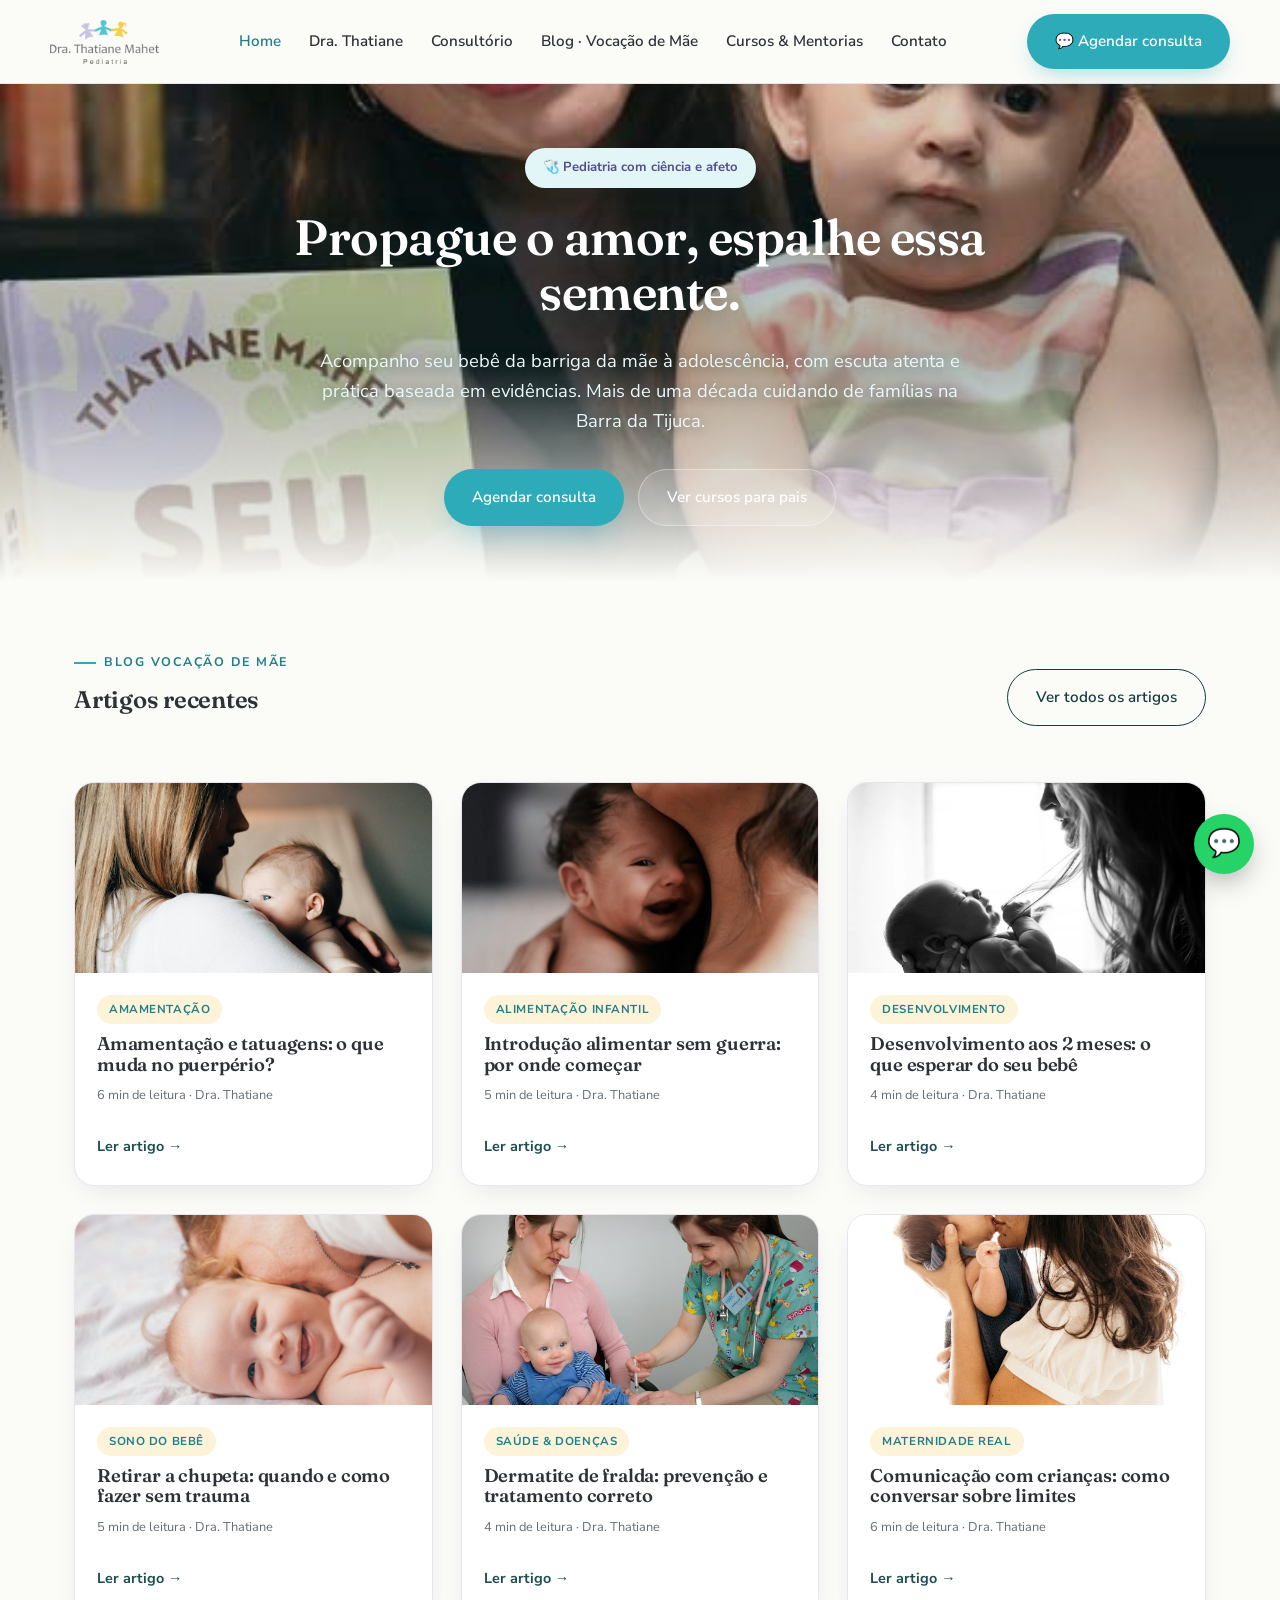
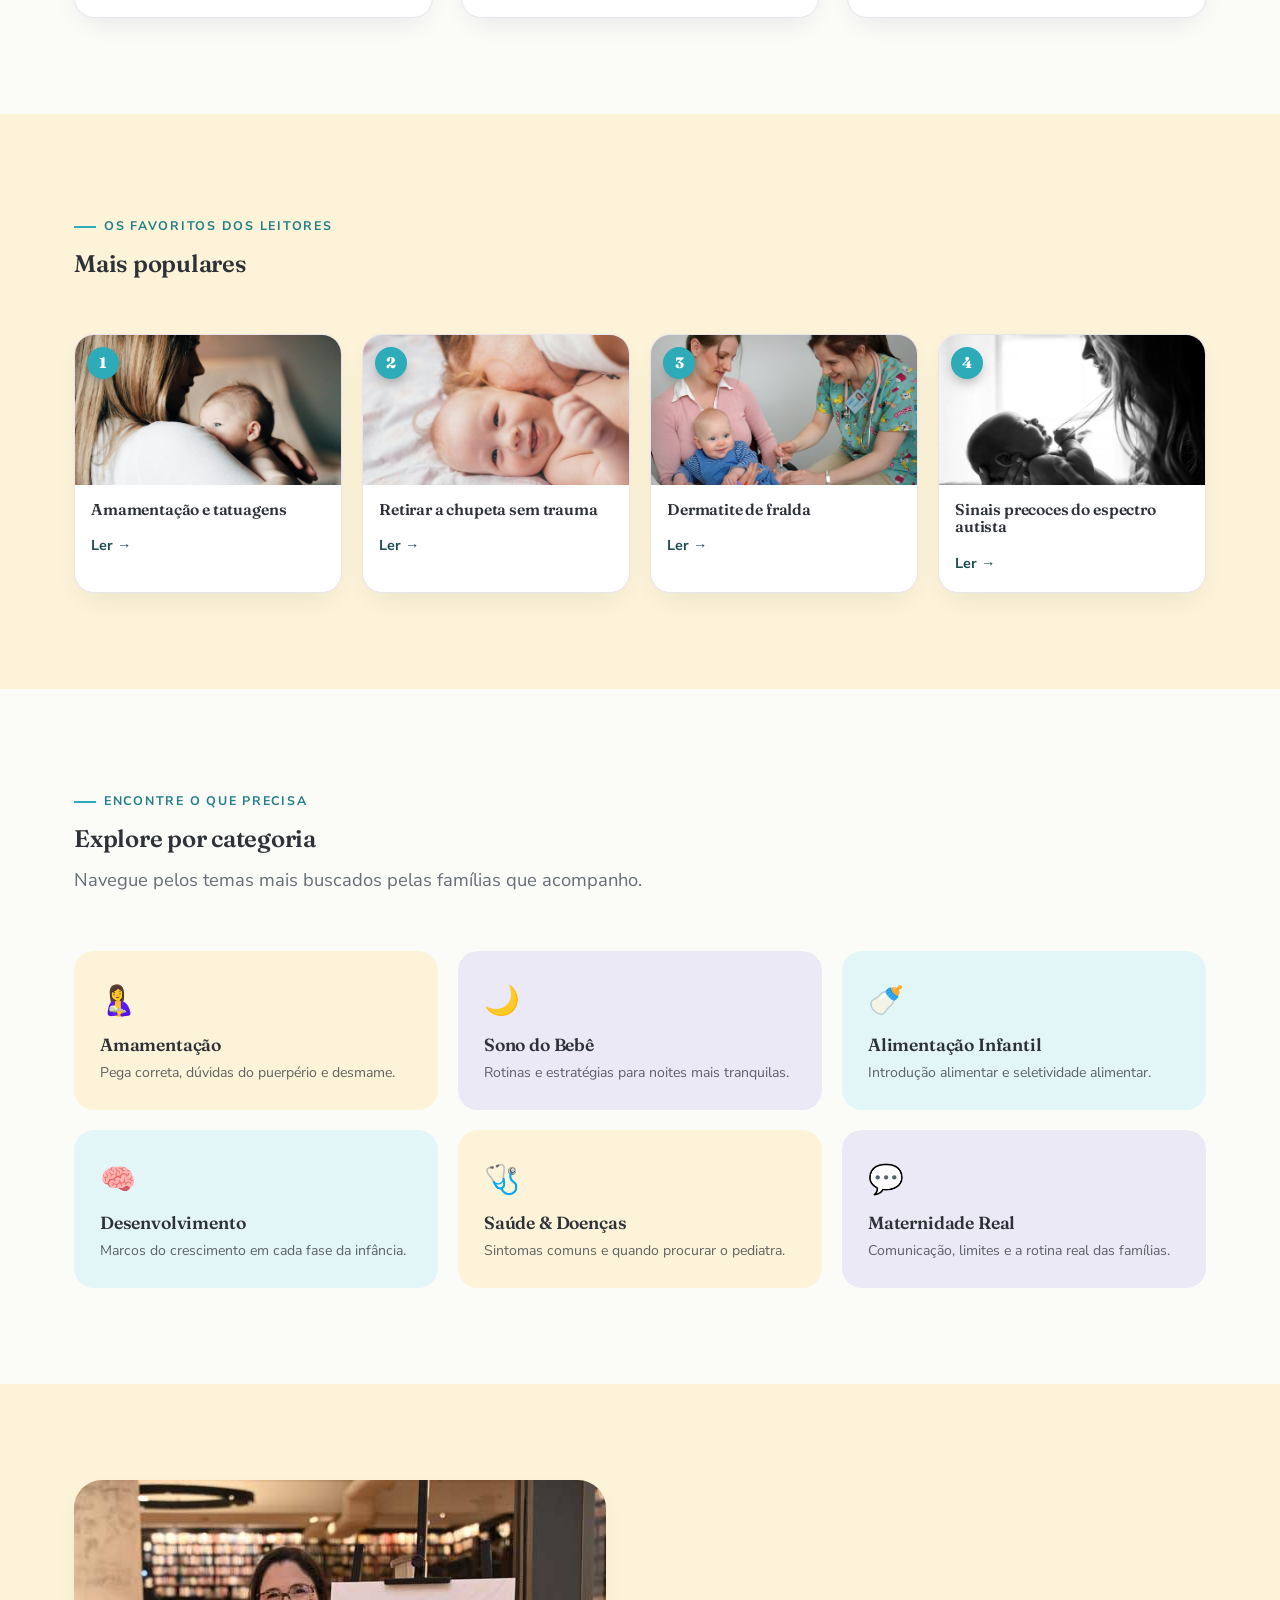
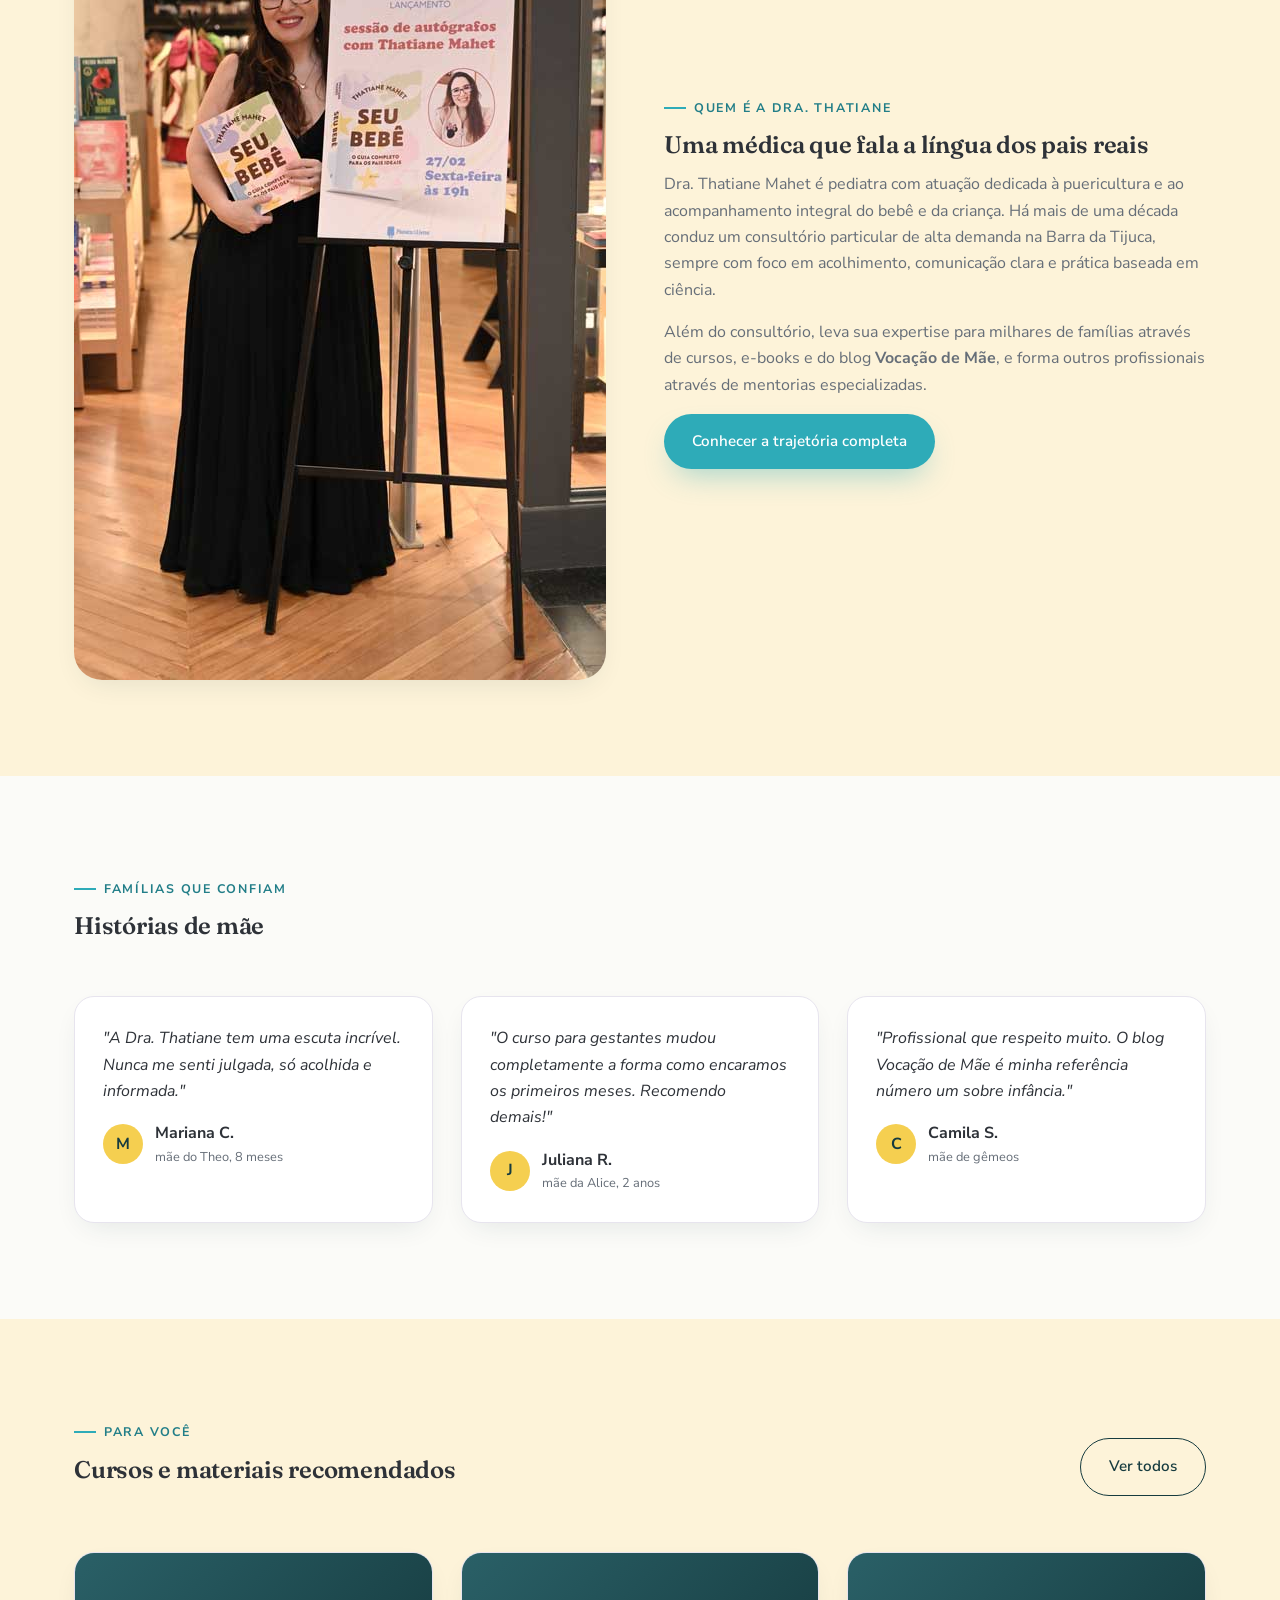
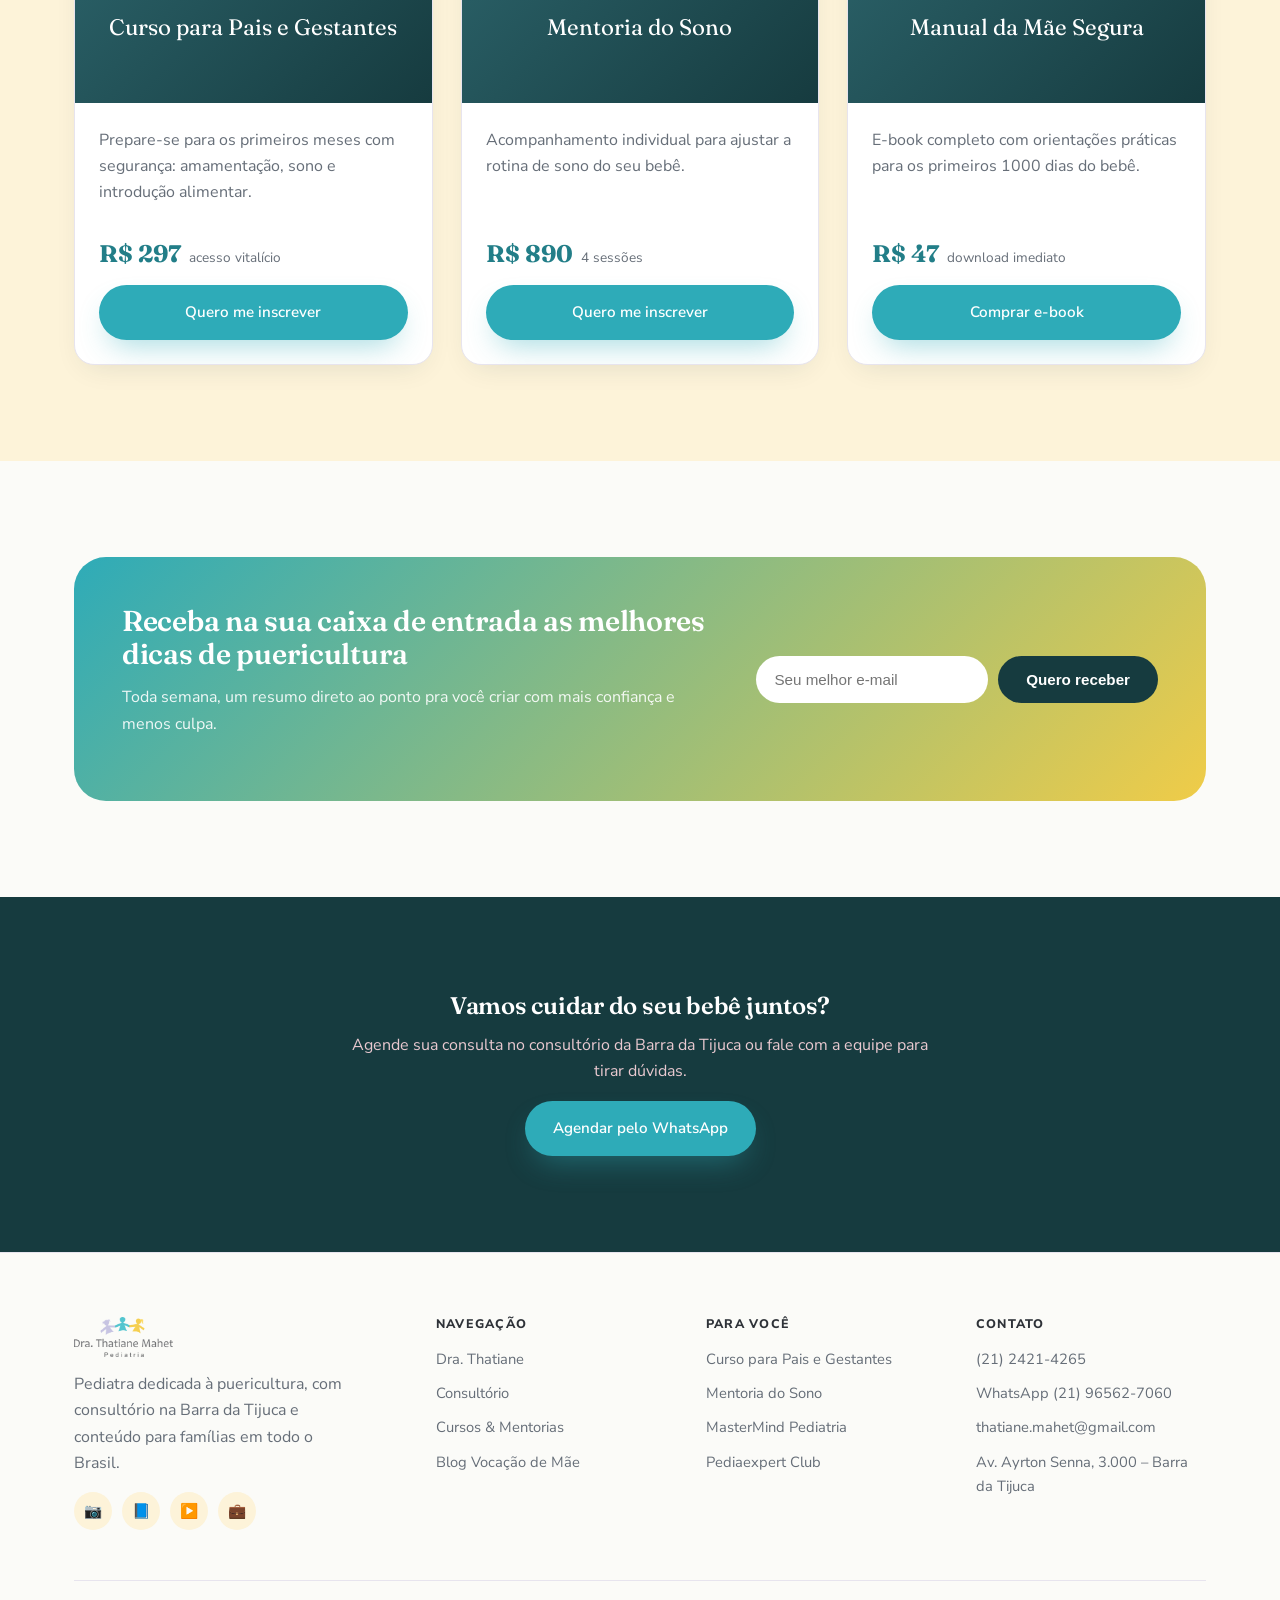
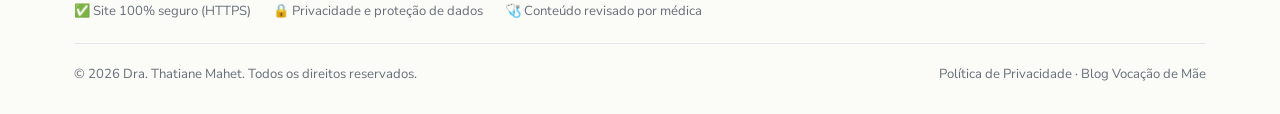
<file: index.html>
<!doctype html>
<html lang="pt-BR">
<head>
<meta charset="UTF-8">
<meta name="viewport" content="width=device-width, initial-scale=1.0">
<title>Dra. Thatiane Mahet | Pediatra na Barra da Tijuca</title>
<meta name="description" content="Pediatra especialista em puericultura na Barra da Tijuca. Acompanhamento humanizado do bebê à adolescência, cursos para pais e conteúdo do blog Vocação de Mãe.">
<link rel="preconnect" href="https://fonts.googleapis.com">
<link href="https://fonts.googleapis.com/css2?family=Fraunces:opsz,wght@9..144,500;9..144,600;9..144,700&family=Nunito+Sans:opsz,wght@6..12,400;6..12,600;6..12,700;6..12,800&display=swap" rel="stylesheet">
<link rel="stylesheet" href="css/style.css">
</head>
<body>

<header class="site-header">
  <nav class="nav container">
    <a href="index.html" class="brand"><img src="images/logo-thatiane-mahet.png" alt="Dra. Thatiane Mahet Pediatria" class="brand-logo-img"></a>
    <ul class="nav-links">
      <li><a href="index.html" class="active">Home</a></li>
      <li><a href="sobre.html">Dra. Thatiane</a></li>
      <li><a href="consultorio.html">Consultório</a></li>
      <li><a href="blog.html">Blog · Vocação de Mãe</a></li>
      <li><a href="cursos.html">Cursos &amp; Mentorias</a></li>
      <li><a href="contato.html">Contato</a></li>
    </ul>
    <div class="nav-cta">
      <a href="contato.html" class="btn btn-nav-cta">💬 Agendar consulta</a>
      <button class="nav-toggle" aria-label="Abrir menu">☰</button>
    </div>
  </nav>
</header>

<section class="hero-full">
  <div class="hero-full-bg"><img src="images/thatiane-bebe-livro.jpg" alt="Dra. Thatiane Mahet sorrindo com bebê"></div>
  <div class="hero-full-content">
    <span class="hero-chip">🩺 Pediatria com ciência e afeto</span>
    <h1>Propague o amor, espalhe essa semente.</h1>
    <p class="lead">Acompanho seu bebê da barriga da mãe à adolescência, com escuta atenta e prática baseada em evidências. Mais de uma década cuidando de famílias na Barra da Tijuca.</p>
    <div class="hero-actions">
      <a href="contato.html" class="btn btn-primary">Agendar consulta</a>
      <a href="cursos.html" class="btn btn-ghost-light">Ver cursos para pais</a>
    </div>
  </div>
</section>

<section class="section" style="padding-top:64px;">
  <div class="container">
    <div style="display:flex;justify-content:space-between;align-items:end;flex-wrap:wrap;gap:16px;">
      <div>
        <span class="eyebrow">Blog Vocação de Mãe</span>
        <h2>Artigos recentes</h2>
      </div>
      <a href="blog.html" class="btn btn-outline">Ver todos os artigos</a>
    </div>
    <div class="grid-3 mt-lg">
      <article class="post-card reveal">
        <img src="images/blog/amamentacao.jpg" alt="Amamentação e tatuagens">
        <div class="post-body">
          <span class="tag">Amamentação</span>
          <h3>Amamentação e tatuagens: o que muda no puerpério?</h3>
          <p class="post-meta">6 min de leitura · Dra. Thatiane</p>
          <a href="blog-artigo.html" class="post-link">Ler artigo →</a>
        </div>
      </article>
      <article class="post-card reveal">
        <img src="images/blog/alimentacao-1.jpg" alt="Mãe sorrindo com bebê">
        <div class="post-body">
          <span class="tag">Alimentação Infantil</span>
          <h3>Introdução alimentar sem guerra: por onde começar</h3>
          <p class="post-meta">5 min de leitura · Dra. Thatiane</p>
          <a href="blog-artigo.html" class="post-link">Ler artigo →</a>
        </div>
      </article>
      <article class="post-card reveal">
        <img src="images/blog/desenvolvimento.jpg" alt="Bebê deitado sorrindo">
        <div class="post-body">
          <span class="tag">Desenvolvimento</span>
          <h3>Desenvolvimento aos 2 meses: o que esperar do seu bebê</h3>
          <p class="post-meta">4 min de leitura · Dra. Thatiane</p>
          <a href="blog-artigo.html" class="post-link">Ler artigo →</a>
        </div>
      </article>
      <article class="post-card reveal">
        <img src="images/blog/sono-bebe.jpg" alt="Retirar a chupeta">
        <div class="post-body">
          <span class="tag">Sono do Bebê</span>
          <h3>Retirar a chupeta: quando e como fazer sem trauma</h3>
          <p class="post-meta">5 min de leitura · Dra. Thatiane</p>
          <a href="blog-artigo.html" class="post-link">Ler artigo →</a>
        </div>
      </article>
      <article class="post-card reveal">
        <img src="images/blog/saude-doencas.jpg" alt="Dermatite de fralda">
        <div class="post-body">
          <span class="tag">Saúde &amp; Doenças</span>
          <h3>Dermatite de fralda: prevenção e tratamento correto</h3>
          <p class="post-meta">4 min de leitura · Dra. Thatiane</p>
          <a href="blog-artigo.html" class="post-link">Ler artigo →</a>
        </div>
      </article>
      <article class="post-card reveal">
        <img src="images/blog/maternidade-real.jpg" alt="Comunicação com crianças">
        <div class="post-body">
          <span class="tag">Maternidade Real</span>
          <h3>Comunicação com crianças: como conversar sobre limites</h3>
          <p class="post-meta">6 min de leitura · Dra. Thatiane</p>
          <a href="blog-artigo.html" class="post-link">Ler artigo →</a>
        </div>
      </article>
    </div>
  </div>
</section>

<section class="section section--peach">
  <div class="container">
    <span class="eyebrow">Os favoritos dos leitores</span>
    <h2>Mais populares</h2>
    <div class="popular-strip mt-lg">
      <article class="popular-item reveal">
        <span class="popular-rank">1</span>
        <img src="images/blog/amamentacao.jpg" alt="Amamentação e tatuagens">
        <div class="post-body"><h3>Amamentação e tatuagens</h3><a href="blog-artigo.html" class="post-link">Ler →</a></div>
      </article>
      <article class="popular-item reveal">
        <span class="popular-rank">2</span>
        <img src="images/blog/sono-bebe.jpg" alt="Retirar a chupeta">
        <div class="post-body"><h3>Retirar a chupeta sem trauma</h3><a href="blog-artigo.html" class="post-link">Ler →</a></div>
      </article>
      <article class="popular-item reveal">
        <span class="popular-rank">3</span>
        <img src="images/blog/saude-doencas.jpg" alt="Dermatite de fralda">
        <div class="post-body"><h3>Dermatite de fralda</h3><a href="blog-artigo.html" class="post-link">Ler →</a></div>
      </article>
      <article class="popular-item reveal">
        <span class="popular-rank">4</span>
        <img src="images/blog/desenvolvimento.jpg" alt="Espectro autista">
        <div class="post-body"><h3>Sinais precoces do espectro autista</h3><a href="blog-artigo.html" class="post-link">Ler →</a></div>
      </article>
    </div>
  </div>
</section>

<section class="section">
  <div class="container">
    <span class="eyebrow">Encontre o que precisa</span>
    <h2>Explore por categoria</h2>
    <p class="lead">Navegue pelos temas mais buscados pelas famílias que acompanho.</p>
    <div class="category-grid mt-lg">
      <a href="blog.html" class="category-block cat-peach reveal"><div><div class="cat-icon">🤱</div><h3>Amamentação</h3><p>Pega correta, dúvidas do puerpério e desmame.</p></div></a>
      <a href="blog.html" class="category-block cat-pink reveal"><div><div class="cat-icon">🌙</div><h3>Sono do Bebê</h3><p>Rotinas e estratégias para noites mais tranquilas.</p></div></a>
      <a href="blog.html" class="category-block cat-lavender reveal"><div><div class="cat-icon">🍼</div><h3>Alimentação Infantil</h3><p>Introdução alimentar e seletividade alimentar.</p></div></a>
      <a href="blog.html" class="category-block cat-lavender reveal"><div><div class="cat-icon">🧠</div><h3>Desenvolvimento</h3><p>Marcos do crescimento em cada fase da infância.</p></div></a>
      <a href="blog.html" class="category-block cat-peach reveal"><div><div class="cat-icon">🩺</div><h3>Saúde &amp; Doenças</h3><p>Sintomas comuns e quando procurar o pediatra.</p></div></a>
      <a href="blog.html" class="category-block cat-pink reveal"><div><div class="cat-icon">💬</div><h3>Maternidade Real</h3><p>Comunicação, limites e a rotina real das famílias.</p></div></a>
    </div>
  </div>
</section>

<section class="section section--peach">
  <div class="container grid-2">
    <div>
      <img src="images/thatiane-lancamento-livro.jpg" alt="Dra. Thatiane Mahet no lançamento do livro Seu Bebê" style="border-radius:28px;box-shadow:var(--shadow-card);">
    </div>
    <div>
      <span class="eyebrow">Quem é a Dra. Thatiane</span>
      <h2>Uma médica que fala a língua dos pais reais</h2>
      <p>Dra. Thatiane Mahet é pediatra com atuação dedicada à puericultura e ao acompanhamento integral do bebê e da criança. Há mais de uma década conduz um consultório particular de alta demanda na Barra da Tijuca, sempre com foco em acolhimento, comunicação clara e prática baseada em ciência.</p>
      <p>Além do consultório, leva sua expertise para milhares de famílias através de cursos, e-books e do blog <strong>Vocação de Mãe</strong>, e forma outros profissionais através de mentorias especializadas.</p>
      <a href="sobre.html" class="btn btn-primary">Conhecer a trajetória completa</a>
    </div>
  </div>
</section>

<section class="section">
  <div class="container">
    <span class="eyebrow">Famílias que confiam</span>
    <h2>Histórias de mãe</h2>
    <div class="grid-3 mt-lg">
      <div class="testimonial reveal">
        <p>"A Dra. Thatiane tem uma escuta incrível. Nunca me senti julgada, só acolhida e informada."</p>
        <div class="who"><div class="avatar-dot">M</div><div><strong>Mariana C.</strong><div style="font-size:.8rem;color:var(--ink-soft);">mãe do Theo, 8 meses</div></div></div>
      </div>
      <div class="testimonial reveal">
        <p>"O curso para gestantes mudou completamente a forma como encaramos os primeiros meses. Recomendo demais!"</p>
        <div class="who"><div class="avatar-dot">J</div><div><strong>Juliana R.</strong><div style="font-size:.8rem;color:var(--ink-soft);">mãe da Alice, 2 anos</div></div></div>
      </div>
      <div class="testimonial reveal">
        <p>"Profissional que respeito muito. O blog Vocação de Mãe é minha referência número um sobre infância."</p>
        <div class="who"><div class="avatar-dot">C</div><div><strong>Camila S.</strong><div style="font-size:.8rem;color:var(--ink-soft);">mãe de gêmeos</div></div></div>
      </div>
    </div>
  </div>
</section>

<section class="section section--peach">
  <div class="container">
    <div style="display:flex;justify-content:space-between;align-items:end;flex-wrap:wrap;gap:16px;">
      <div>
        <span class="eyebrow">Para você</span>
        <h2>Cursos e materiais recomendados</h2>
      </div>
      <a href="cursos.html" class="btn btn-outline">Ver todos</a>
    </div>
    <div class="grid-3 mt-lg">
      <div class="course-card reveal">
        <div class="banner">Curso para Pais e Gestantes</div>
        <div class="course-body">
          <p>Prepare-se para os primeiros meses com segurança: amamentação, sono e introdução alimentar.</p>
          <div class="price-row"><span class="price">R$ 297</span><span style="color:var(--ink-soft);font-size:.85rem;">acesso vitalício</span></div>
          <a href="contato.html" class="btn btn-primary btn-block">Quero me inscrever</a>
        </div>
      </div>
      <div class="course-card reveal">
        <div class="banner">Mentoria do Sono</div>
        <div class="course-body">
          <p>Acompanhamento individual para ajustar a rotina de sono do seu bebê.</p>
          <div class="price-row"><span class="price">R$ 890</span><span style="color:var(--ink-soft);font-size:.85rem;">4 sessões</span></div>
          <a href="contato.html" class="btn btn-primary btn-block">Quero me inscrever</a>
        </div>
      </div>
      <div class="course-card reveal">
        <div class="banner">Manual da Mãe Segura</div>
        <div class="course-body">
          <p>E-book completo com orientações práticas para os primeiros 1000 dias do bebê.</p>
          <div class="price-row"><span class="price">R$ 47</span><span style="color:var(--ink-soft);font-size:.85rem;">download imediato</span></div>
          <a href="contato.html" class="btn btn-primary btn-block">Comprar e-book</a>
        </div>
      </div>
    </div>
  </div>
</section>

<section class="section">
  <div class="container">
    <div class="viral-box">
      <div>
        <h3>Receba na sua caixa de entrada as melhores dicas de puericultura</h3>
        <p style="color:rgba(255,255,255,.9);">Toda semana, um resumo direto ao ponto pra você criar com mais confiança e menos culpa.</p>
      </div>
      <form class="newsletter-form">
        <input type="email" required placeholder="Seu melhor e-mail">
        <button class="btn" style="background:var(--teal-900);color:#fff;" type="submit">Quero receber</button>
      </form>
    </div>
  </div>
</section>

<section class="section section--teal">
  <div class="container text-center" style="max-width:640px;">
    <h2 style="color:#fff;">Vamos cuidar do seu bebê juntos?</h2>
    <p style="color:#e9c9d0;">Agende sua consulta no consultório da Barra da Tijuca ou fale com a equipe para tirar dúvidas.</p>
    <a href="contato.html" class="btn btn-primary">Agendar pelo WhatsApp</a>
  </div>
</section>

<footer class="site-footer">
  <div class="container">
    <div class="footer-grid">
      <div>
        <a href="index.html" class="brand brand-footer"><img src="images/logo-thatiane-mahet.png" alt="Dra. Thatiane Mahet Pediatria" class="brand-logo-img brand-logo-footer"></a>
        <p style="margin-top:14px;max-width:280px;">Pediatra dedicada à puericultura, com consultório na Barra da Tijuca e conteúdo para famílias em todo o Brasil.</p>
        <div class="social-row">
          <a href="https://www.instagram.com/drathatianemahet" aria-label="Instagram">📷</a>
          <a href="https://www.facebook.com/PediatraThatianeMahet" aria-label="Facebook">📘</a>
          <a href="#" aria-label="YouTube">▶️</a>
          <a href="#" aria-label="LinkedIn">💼</a>
        </div>
      </div>
      <div>
        <h4>Navegação</h4>
        <a href="sobre.html">Dra. Thatiane</a>
        <a href="consultorio.html">Consultório</a>
        <a href="cursos.html">Cursos &amp; Mentorias</a>
        <a href="blog.html">Blog Vocação de Mãe</a>
      </div>
      <div>
        <h4>Para você</h4>
        <a href="cursos.html">Curso para Pais e Gestantes</a>
        <a href="cursos.html">Mentoria do Sono</a>
        <a href="cursos.html">MasterMind Pediatria</a>
        <a href="cursos.html">Pediaexpert Club</a>
      </div>
      <div>
        <h4>Contato</h4>
        <a href="tel:+552124214265">(21) 2421-4265</a>
        <a href="https://wa.me/5521965627060">WhatsApp (21) 96562-7060</a>
        <a href="mailto:thatiane.mahet@gmail.com">thatiane.mahet@gmail.com</a>
        <a href="#">Av. Ayrton Senna, 3.000 – Barra da Tijuca</a>
      </div>
    </div>
    <div class="trust-row">
      <span>✅ Site 100% seguro (HTTPS)</span>
      <span>🔒 Privacidade e proteção de dados</span>
      <span>🩺 Conteúdo revisado por médica</span>
    </div>
    <div class="footer-bottom">
      <span>© 2026 Dra. Thatiane Mahet. Todos os direitos reservados.</span>
      <span>Política de Privacidade · Blog Vocação de Mãe</span>
    </div>
  </div>
</footer>

<a class="whatsapp-float" href="https://wa.me/5521965627060" aria-label="Falar no WhatsApp">💬</a>
<script src="js/main.js"></script>
</body>
</html>
</file>
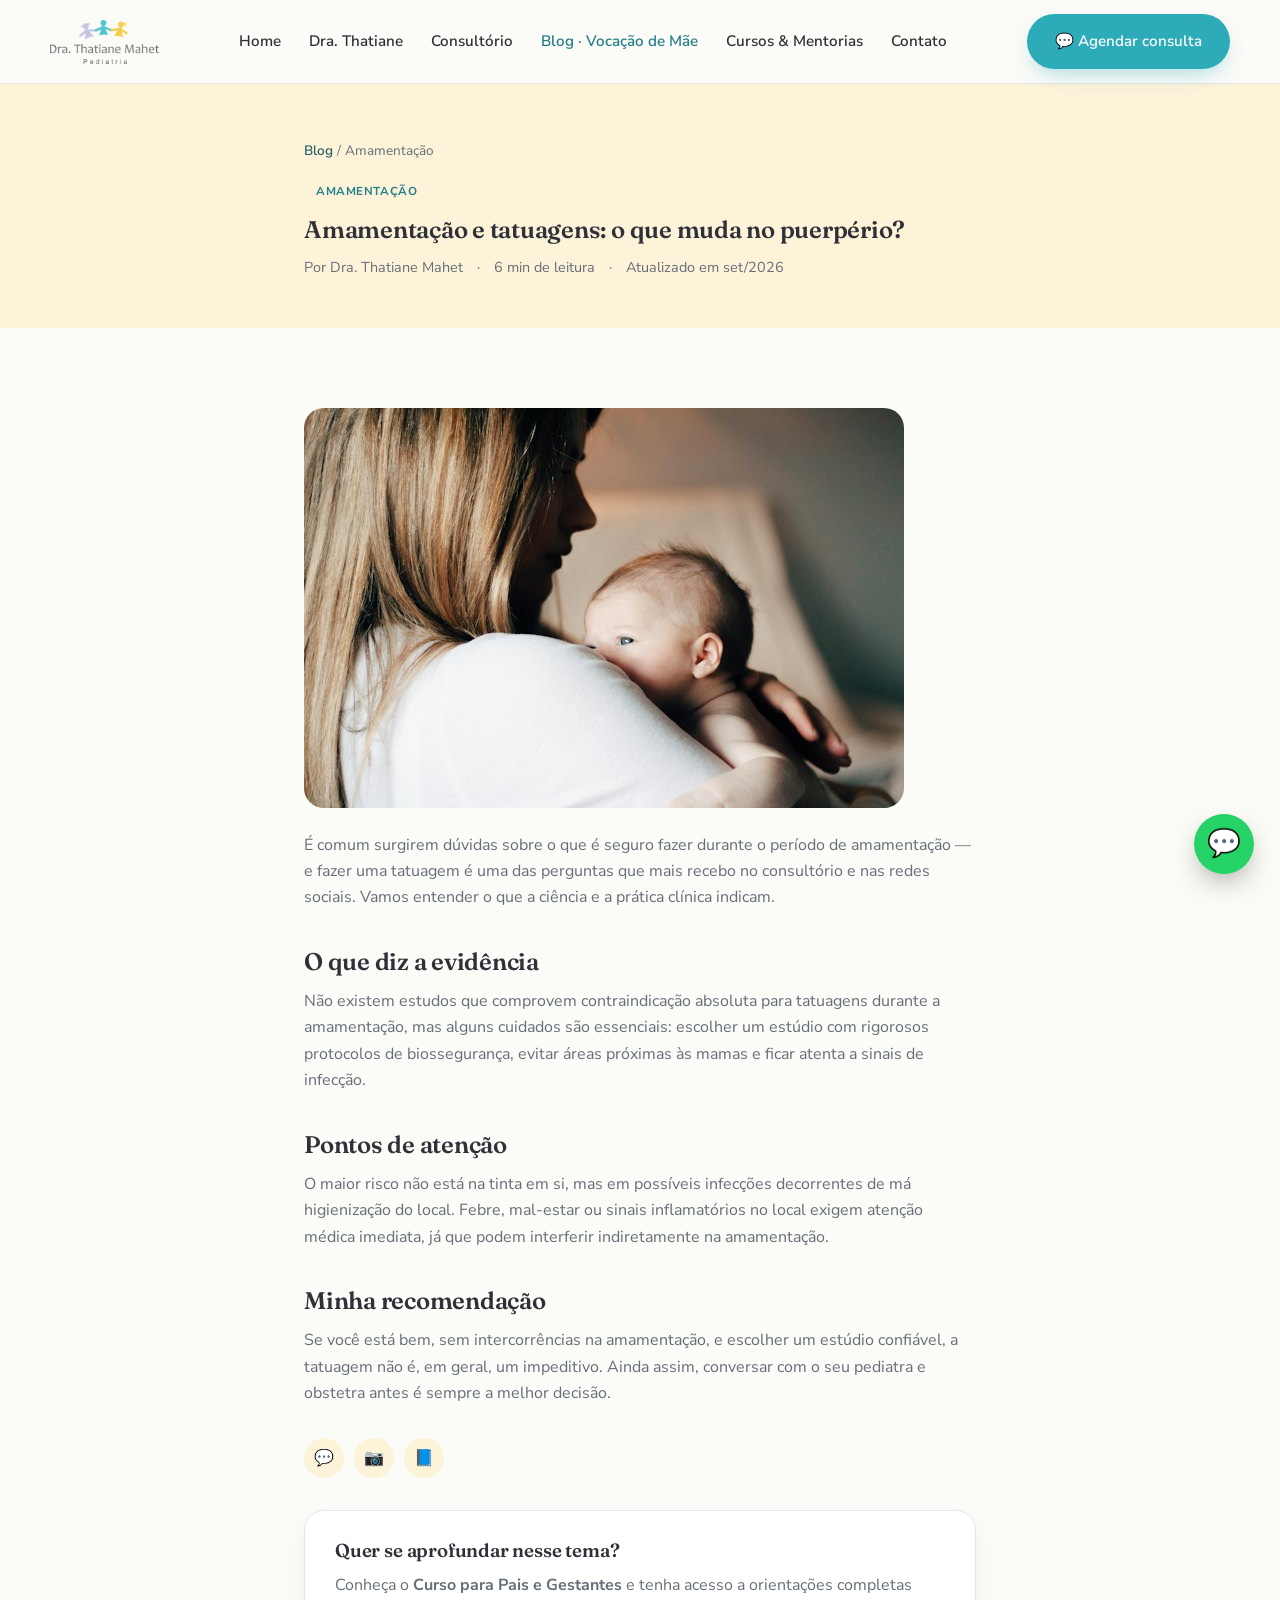
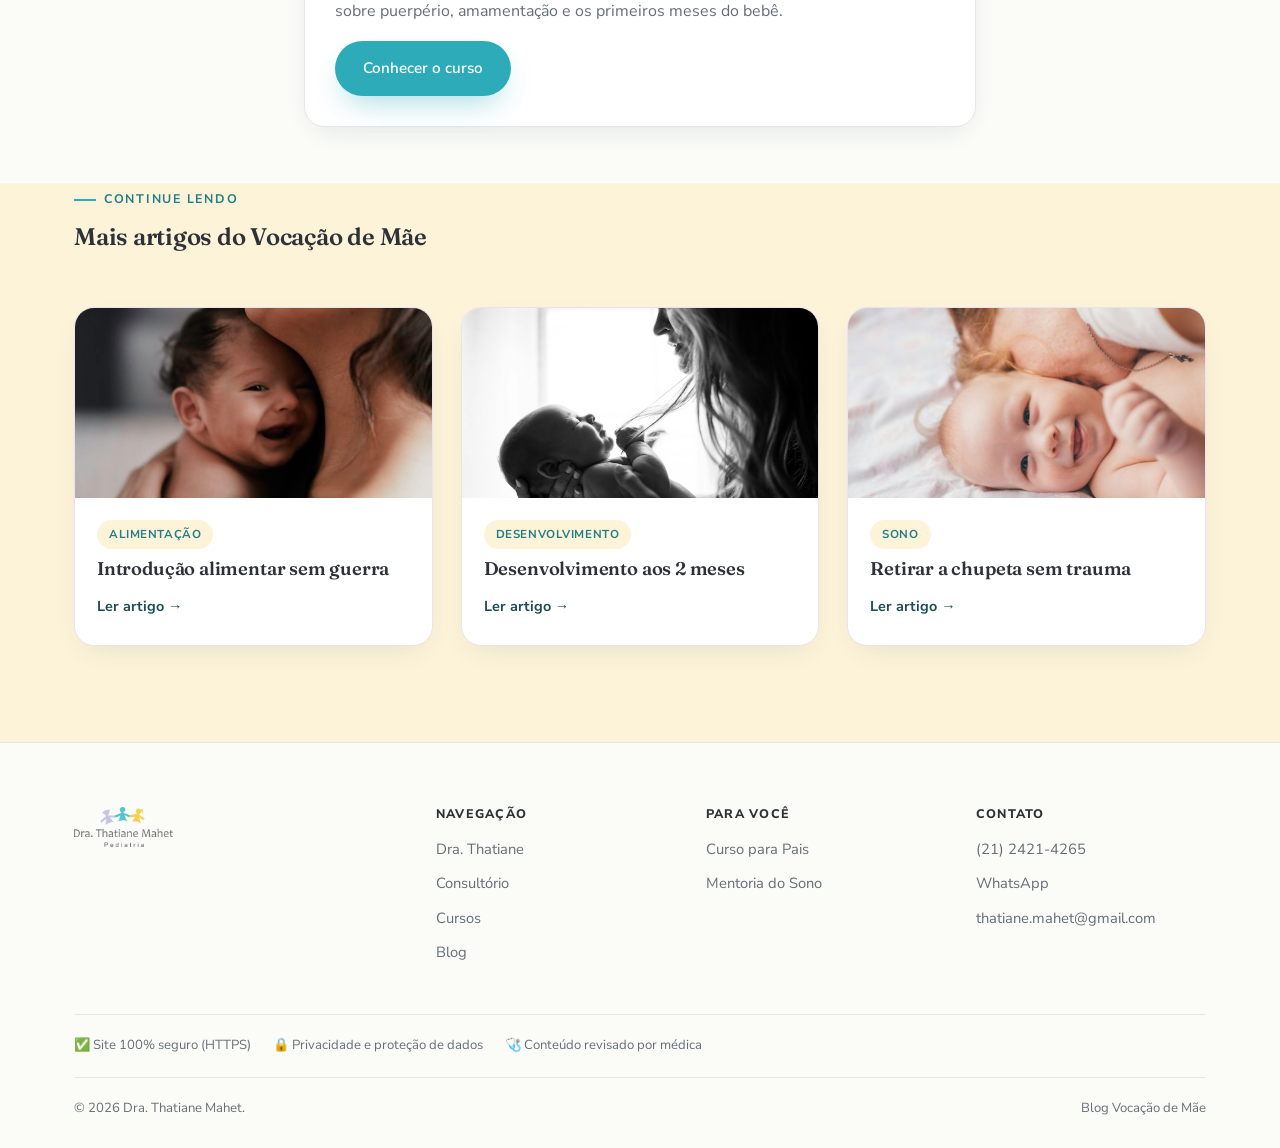
<file: blog-artigo.html>
<!doctype html>
<html lang="pt-BR">
<head>
<meta charset="UTF-8">
<meta name="viewport" content="width=device-width, initial-scale=1.0">
<title>Amamentação e Tatuagens: o que muda no puerpério? | Vocação de Mãe</title>
<meta name="description" content="Entenda o que a ciência diz sobre fazer tatuagens durante a amamentação e o puerpério.">
<link href="https://fonts.googleapis.com/css2?family=Fraunces:opsz,wght@9..144,500;9..144,600;9..144,700&family=Nunito+Sans:opsz,wght@6..12,400;6..12,600;6..12,700;6..12,800&display=swap" rel="stylesheet">
<link rel="stylesheet" href="css/style.css">
</head>
<body>
<header class="site-header">
  <nav class="nav container">
    <a href="index.html" class="brand"><img src="images/logo-thatiane-mahet.png" alt="Dra. Thatiane Mahet Pediatria" class="brand-logo-img"></a>
    <ul class="nav-links">
      <li><a href="index.html">Home</a></li>
      <li><a href="sobre.html">Dra. Thatiane</a></li>
      <li><a href="consultorio.html">Consultório</a></li>
      <li><a href="blog.html" class="active">Blog · Vocação de Mãe</a></li>
      <li><a href="cursos.html">Cursos &amp; Mentorias</a></li>
      <li><a href="contato.html">Contato</a></li>
    </ul>
    <div class="nav-cta"><a href="contato.html" class="btn btn-nav-cta">💬 Agendar consulta</a><button class="nav-toggle">☰</button></div>
  </nav>
</header>

<section class="article-header">
  <div class="container" style="max-width:720px;">
    <div class="breadcrumb"><a href="blog.html">Blog</a> / Amamentação</div>
    <span class="tag">Amamentação</span>
    <h1 style="margin-top:14px;">Amamentação e tatuagens: o que muda no puerpério?</h1>
    <div class="meta"><span>Por Dra. Thatiane Mahet</span> · <span>6 min de leitura</span> · <span>Atualizado em set/2026</span></div>
  </div>
</section>

<article class="article-body">
  <img src="images/blog/amamentacao.jpg" alt="Mãe amamentando bebê">
  <p>É comum surgirem dúvidas sobre o que é seguro fazer durante o período de amamentação — e fazer uma tatuagem é uma das perguntas que mais recebo no consultório e nas redes sociais. Vamos entender o que a ciência e a prática clínica indicam.</p>

  <h2>O que diz a evidência</h2>
  <p>Não existem estudos que comprovem contraindicação absoluta para tatuagens durante a amamentação, mas alguns cuidados são essenciais: escolher um estúdio com rigorosos protocolos de biossegurança, evitar áreas próximas às mamas e ficar atenta a sinais de infecção.</p>

  <h2>Pontos de atenção</h2>
  <p>O maior risco não está na tinta em si, mas em possíveis infecções decorrentes de má higienização do local. Febre, mal-estar ou sinais inflamatórios no local exigem atenção médica imediata, já que podem interferir indiretamente na amamentação.</p>

  <h2>Minha recomendação</h2>
  <p>Se você está bem, sem intercorrências na amamentação, e escolher um estúdio confiável, a tatuagem não é, em geral, um impeditivo. Ainda assim, conversar com o seu pediatra e obstetra antes é sempre a melhor decisão.</p>

  <div class="share-row">
    <a href="#" aria-label="Compartilhar no WhatsApp">💬</a>
    <a href="#" aria-label="Compartilhar no Instagram">📷</a>
    <a href="#" aria-label="Compartilhar no Facebook">📘</a>
  </div>

  <div class="card" style="margin-top:20px;">
    <h3>Quer se aprofundar nesse tema?</h3>
    <p>Conheça o <strong>Curso para Pais e Gestantes</strong> e tenha acesso a orientações completas sobre puerpério, amamentação e os primeiros meses do bebê.</p>
    <a href="cursos.html" class="btn btn-primary">Conhecer o curso</a>
  </div>
</article>

<section class="section section--peach" style="padding-top:0;">
  <div class="container">
    <span class="eyebrow">Continue lendo</span>
    <h2>Mais artigos do Vocação de Mãe</h2>
    <div class="grid-3 mt-lg">
      <article class="post-card reveal">
        <img src="images/blog/alimentacao-1.jpg" alt="Introdução alimentar">
        <div class="post-body"><span class="tag">Alimentação</span><h3>Introdução alimentar sem guerra</h3><a href="blog-artigo.html" class="post-link">Ler artigo →</a></div>
      </article>
      <article class="post-card reveal">
        <img src="images/blog/desenvolvimento.jpg" alt="Desenvolvimento">
        <div class="post-body"><span class="tag">Desenvolvimento</span><h3>Desenvolvimento aos 2 meses</h3><a href="blog-artigo.html" class="post-link">Ler artigo →</a></div>
      </article>
      <article class="post-card reveal">
        <img src="images/blog/sono-bebe.jpg" alt="Sono">
        <div class="post-body"><span class="tag">Sono</span><h3>Retirar a chupeta sem trauma</h3><a href="blog-artigo.html" class="post-link">Ler artigo →</a></div>
      </article>
    </div>
  </div>
</section>

<footer class="site-footer">
  <div class="container">
    <div class="footer-grid">
      <div><a href="index.html" class="brand brand-footer"><img src="images/logo-thatiane-mahet.png" alt="Dra. Thatiane Mahet Pediatria" class="brand-logo-img brand-logo-footer"></a></div>
      <div><h4>Navegação</h4><a href="sobre.html">Dra. Thatiane</a><a href="consultorio.html">Consultório</a><a href="cursos.html">Cursos</a><a href="blog.html">Blog</a></div>
      <div><h4>Para você</h4><a href="cursos.html">Curso para Pais</a><a href="cursos.html">Mentoria do Sono</a></div>
      <div><h4>Contato</h4><a href="tel:+552124214265">(21) 2421-4265</a><a href="https://wa.me/5521965627060">WhatsApp</a><a href="mailto:thatiane.mahet@gmail.com">thatiane.mahet@gmail.com</a></div>
    </div>
    <div class="trust-row">
      <span>✅ Site 100% seguro (HTTPS)</span>
      <span>🔒 Privacidade e proteção de dados</span>
      <span>🩺 Conteúdo revisado por médica</span>
    </div>
    <div class="footer-bottom"><span>© 2026 Dra. Thatiane Mahet.</span><span>Blog Vocação de Mãe</span></div>
  </div>
</footer>
<a class="whatsapp-float" href="https://wa.me/5521965627060">💬</a>
<script src="js/main.js"></script>
</body>
</html>
</file>
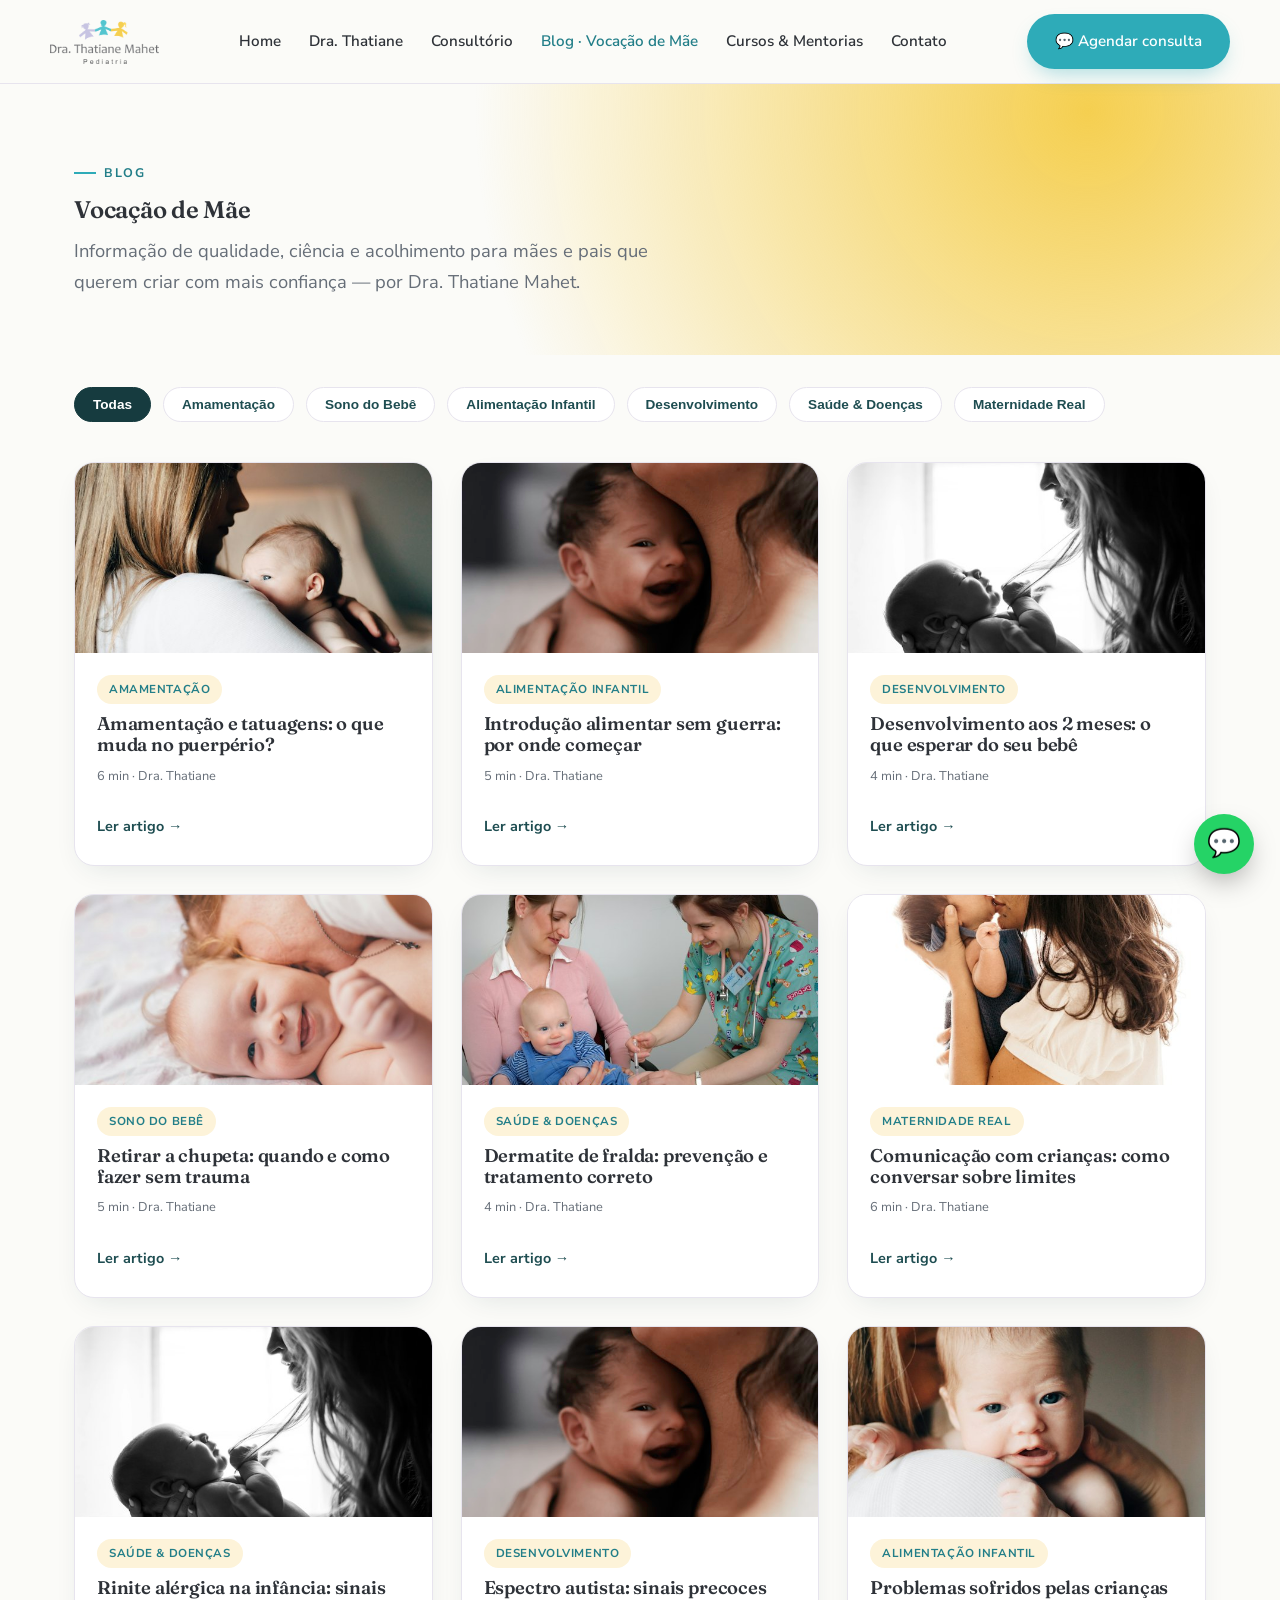
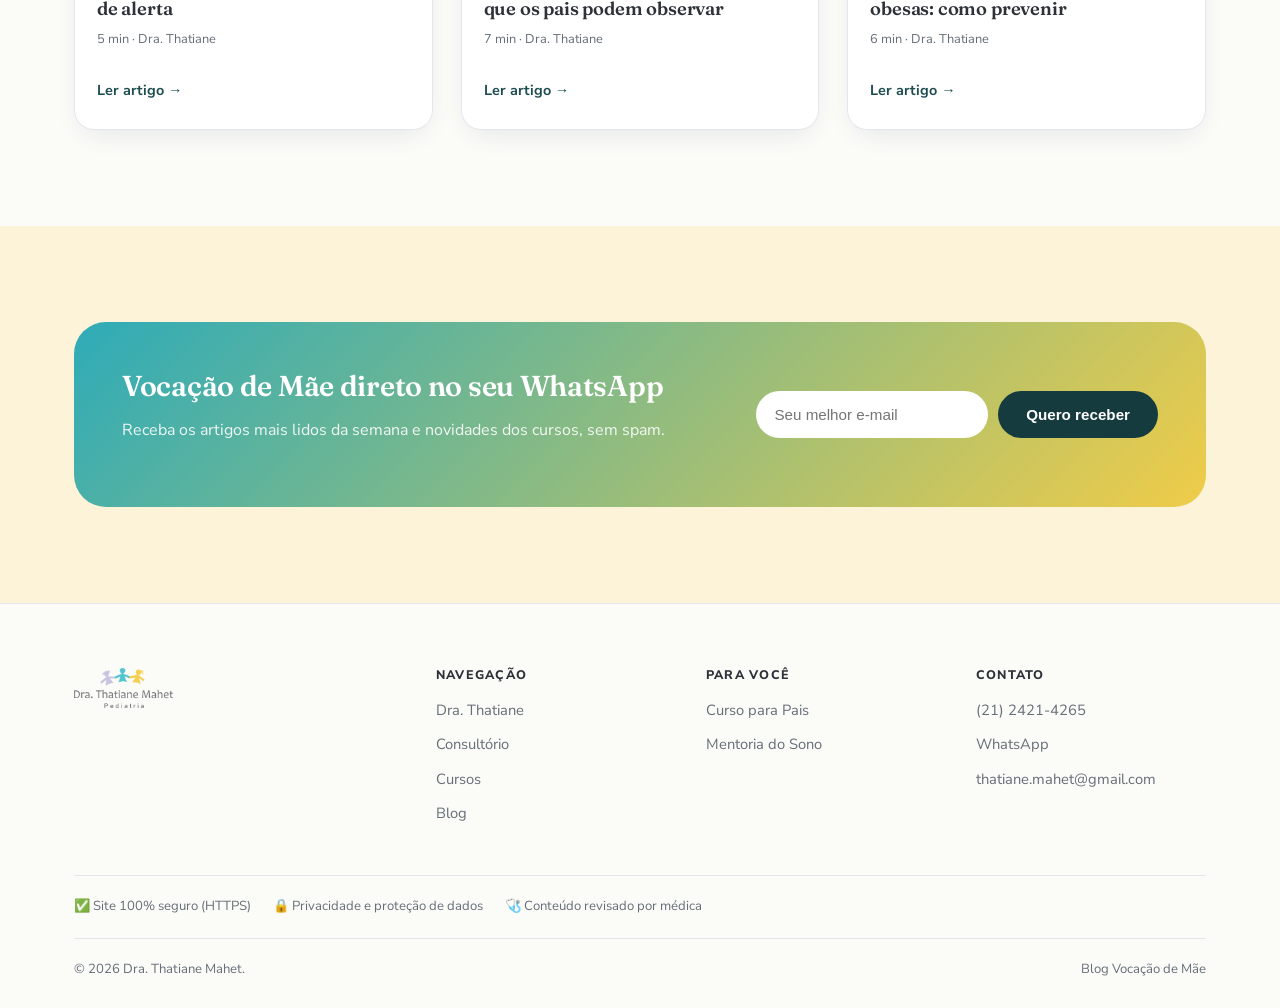
<file: blog.html>
<!doctype html>
<html lang="pt-BR">
<head>
<meta charset="UTF-8">
<meta name="viewport" content="width=device-width, initial-scale=1.0">
<title>Blog Vocação de Mãe | Dra. Thatiane Mahet</title>
<meta name="description" content="Vocação de Mãe: artigos sobre puericultura, sono, amamentação, alimentação infantil e maternidade real, por Dra. Thatiane Mahet.">
<link href="https://fonts.googleapis.com/css2?family=Fraunces:opsz,wght@9..144,500;9..144,600;9..144,700&family=Nunito+Sans:opsz,wght@6..12,400;6..12,600;6..12,700;6..12,800&display=swap" rel="stylesheet">
<link rel="stylesheet" href="css/style.css">
</head>
<body>
<header class="site-header">
  <nav class="nav container">
    <a href="index.html" class="brand"><img src="images/logo-thatiane-mahet.png" alt="Dra. Thatiane Mahet Pediatria" class="brand-logo-img"></a>
    <ul class="nav-links">
      <li><a href="index.html">Home</a></li>
      <li><a href="sobre.html">Dra. Thatiane</a></li>
      <li><a href="consultorio.html">Consultório</a></li>
      <li><a href="blog.html" class="active">Blog · Vocação de Mãe</a></li>
      <li><a href="cursos.html">Cursos &amp; Mentorias</a></li>
      <li><a href="contato.html">Contato</a></li>
    </ul>
    <div class="nav-cta"><a href="contato.html" class="btn btn-nav-cta">💬 Agendar consulta</a><button class="nav-toggle">☰</button></div>
  </nav>
</header>

<section class="hero" style="padding-bottom:40px;">
  <div class="container">
    <span class="eyebrow">Blog</span>
    <h1 style="max-width:640px;">Vocação de Mãe</h1>
    <p class="lead">Informação de qualidade, ciência e acolhimento para mães e pais que querem criar com mais confiança — por Dra. Thatiane Mahet.</p>
  </div>
</section>

<section class="section" style="padding-top:0;">
  <div class="container">
    <div class="category-row">
      <button class="category-pill active" data-filter="todas">Todas</button>
      <button class="category-pill" data-filter="amamentacao">Amamentação</button>
      <button class="category-pill" data-filter="sono">Sono do Bebê</button>
      <button class="category-pill" data-filter="alimentacao">Alimentação Infantil</button>
      <button class="category-pill" data-filter="desenvolvimento">Desenvolvimento</button>
      <button class="category-pill" data-filter="saude">Saúde &amp; Doenças</button>
      <button class="category-pill" data-filter="maternidade">Maternidade Real</button>
    </div>

    <div class="grid-3">
      <article class="post-card reveal" data-category="amamentacao">
        <img src="images/blog/amamentacao.jpg" alt="Amamentação">
        <div class="post-body"><span class="tag">Amamentação</span><h3>Amamentação e tatuagens: o que muda no puerpério?</h3><p class="post-meta">6 min · Dra. Thatiane</p><a href="blog-artigo.html" class="post-link">Ler artigo →</a></div>
      </article>
      <article class="post-card reveal" data-category="alimentacao">
        <img src="images/blog/alimentacao-1.jpg" alt="Introdução alimentar">
        <div class="post-body"><span class="tag">Alimentação Infantil</span><h3>Introdução alimentar sem guerra: por onde começar</h3><p class="post-meta">5 min · Dra. Thatiane</p><a href="blog-artigo.html" class="post-link">Ler artigo →</a></div>
      </article>
      <article class="post-card reveal" data-category="desenvolvimento">
        <img src="images/blog/desenvolvimento.jpg" alt="Desenvolvimento do bebê">
        <div class="post-body"><span class="tag">Desenvolvimento</span><h3>Desenvolvimento aos 2 meses: o que esperar do seu bebê</h3><p class="post-meta">4 min · Dra. Thatiane</p><a href="blog-artigo.html" class="post-link">Ler artigo →</a></div>
      </article>
      <article class="post-card reveal" data-category="sono">
        <img src="images/blog/sono-bebe.jpg" alt="Sono do bebê">
        <div class="post-body"><span class="tag">Sono do Bebê</span><h3>Retirar a chupeta: quando e como fazer sem trauma</h3><p class="post-meta">5 min · Dra. Thatiane</p><a href="blog-artigo.html" class="post-link">Ler artigo →</a></div>
      </article>
      <article class="post-card reveal" data-category="saude">
        <img src="images/blog/saude-doencas.jpg" alt="Saúde infantil">
        <div class="post-body"><span class="tag">Saúde &amp; Doenças</span><h3>Dermatite de fralda: prevenção e tratamento correto</h3><p class="post-meta">4 min · Dra. Thatiane</p><a href="blog-artigo.html" class="post-link">Ler artigo →</a></div>
      </article>
      <article class="post-card reveal" data-category="maternidade">
        <img src="images/blog/maternidade-real.jpg" alt="Maternidade real">
        <div class="post-body"><span class="tag">Maternidade Real</span><h3>Comunicação com crianças: como conversar sobre limites</h3><p class="post-meta">6 min · Dra. Thatiane</p><a href="blog-artigo.html" class="post-link">Ler artigo →</a></div>
      </article>
      <article class="post-card reveal" data-category="saude">
        <img src="images/blog/desenvolvimento.jpg" alt="Doenças infantis comuns">
        <div class="post-body"><span class="tag">Saúde &amp; Doenças</span><h3>Rinite alérgica na infância: sinais de alerta</h3><p class="post-meta">5 min · Dra. Thatiane</p><a href="blog-artigo.html" class="post-link">Ler artigo →</a></div>
      </article>
      <article class="post-card reveal" data-category="desenvolvimento">
        <img src="images/blog/alimentacao-1.jpg" alt="Espectro autista">
        <div class="post-body"><span class="tag">Desenvolvimento</span><h3>Espectro autista: sinais precoces que os pais podem observar</h3><p class="post-meta">7 min · Dra. Thatiane</p><a href="blog-artigo.html" class="post-link">Ler artigo →</a></div>
      </article>
      <article class="post-card reveal" data-category="alimentacao">
        <img src="images/blog/alimentacao-2.jpg" alt="Obesidade infantil">
        <div class="post-body"><span class="tag">Alimentação Infantil</span><h3>Problemas sofridos pelas crianças obesas: como prevenir</h3><p class="post-meta">6 min · Dra. Thatiane</p><a href="blog-artigo.html" class="post-link">Ler artigo →</a></div>
      </article>
    </div>
  </div>
</section>

<section class="section section--peach">
  <div class="container">
    <div class="viral-box">
      <div>
        <h3>Vocação de Mãe direto no seu WhatsApp</h3>
        <p style="color:rgba(255,255,255,.9);">Receba os artigos mais lidos da semana e novidades dos cursos, sem spam.</p>
      </div>
      <form class="newsletter-form">
        <input type="email" required placeholder="Seu melhor e-mail">
        <button class="btn" style="background:var(--teal-900);color:#fff;" type="submit">Quero receber</button>
      </form>
    </div>
  </div>
</section>

<footer class="site-footer">
  <div class="container">
    <div class="footer-grid">
      <div><a href="index.html" class="brand brand-footer"><img src="images/logo-thatiane-mahet.png" alt="Dra. Thatiane Mahet Pediatria" class="brand-logo-img brand-logo-footer"></a></div>
      <div><h4>Navegação</h4><a href="sobre.html">Dra. Thatiane</a><a href="consultorio.html">Consultório</a><a href="cursos.html">Cursos</a><a href="blog.html">Blog</a></div>
      <div><h4>Para você</h4><a href="cursos.html">Curso para Pais</a><a href="cursos.html">Mentoria do Sono</a></div>
      <div><h4>Contato</h4><a href="tel:+552124214265">(21) 2421-4265</a><a href="https://wa.me/5521965627060">WhatsApp</a><a href="mailto:thatiane.mahet@gmail.com">thatiane.mahet@gmail.com</a></div>
    </div>
    <div class="trust-row">
      <span>✅ Site 100% seguro (HTTPS)</span>
      <span>🔒 Privacidade e proteção de dados</span>
      <span>🩺 Conteúdo revisado por médica</span>
    </div>
    <div class="footer-bottom"><span>© 2026 Dra. Thatiane Mahet.</span><span>Blog Vocação de Mãe</span></div>
  </div>
</footer>
<a class="whatsapp-float" href="https://wa.me/5521965627060">💬</a>
<script src="js/main.js"></script>
</body>
</html>
</file>
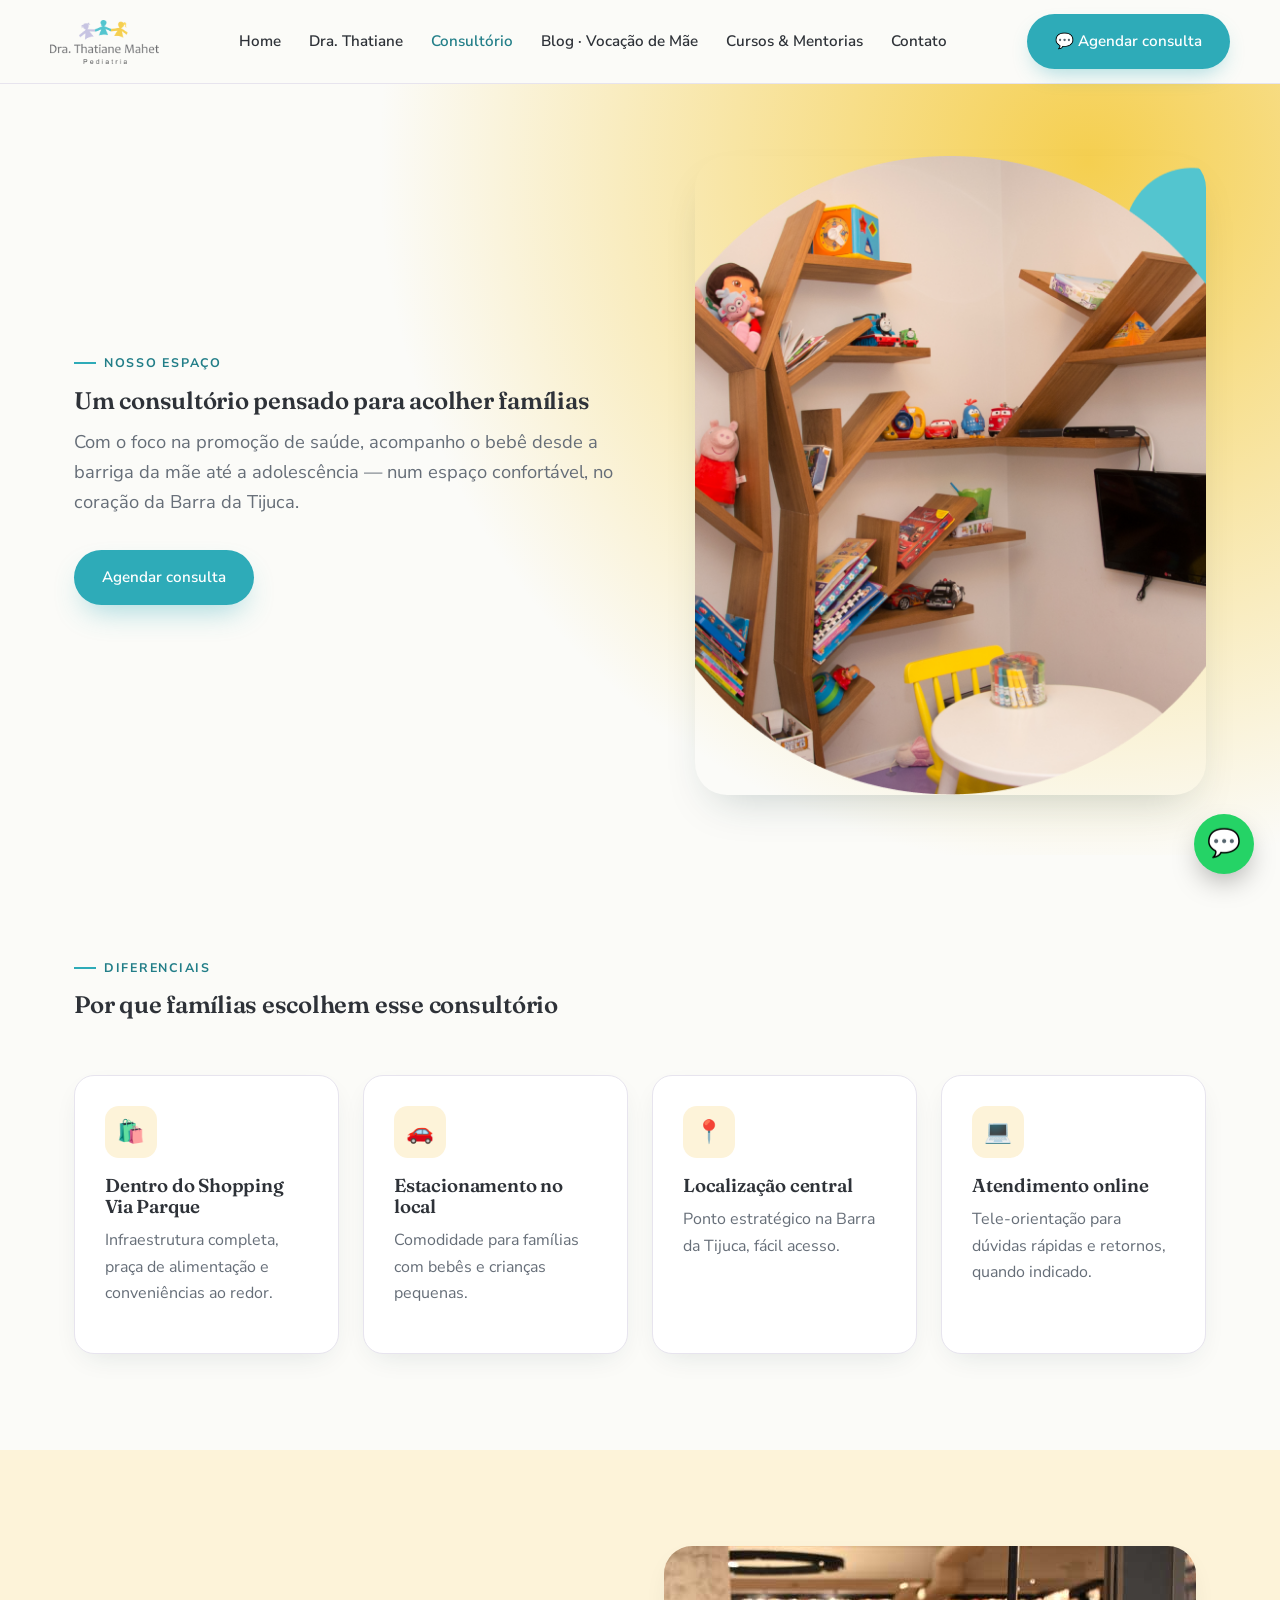
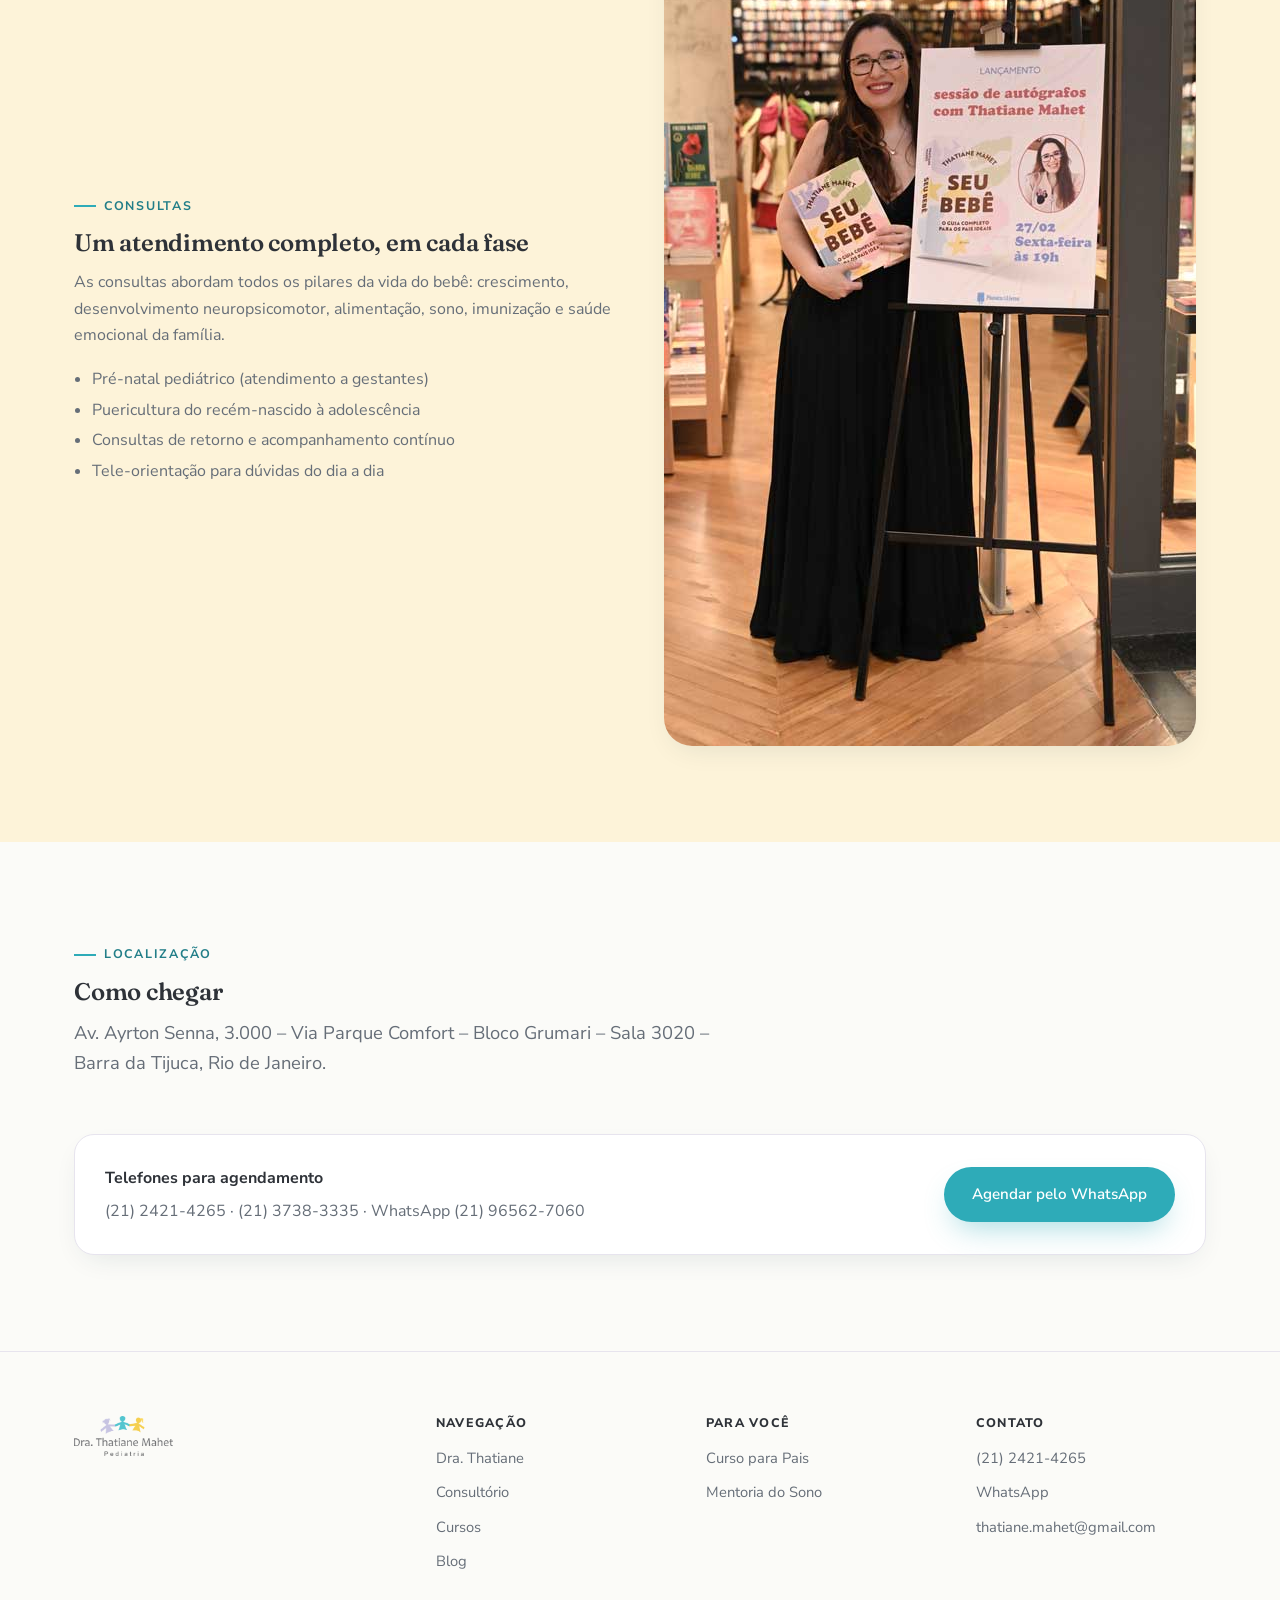
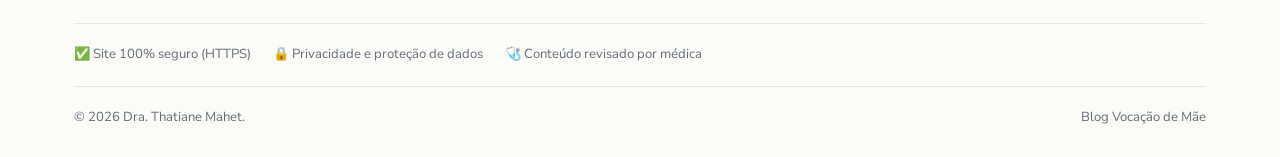
<file: consultorio.html>
<!doctype html>
<html lang="pt-BR">
<head>
<meta charset="UTF-8">
<meta name="viewport" content="width=device-width, initial-scale=1.0">
<title>Consultório | Dra. Thatiane Mahet</title>
<meta name="description" content="Consultório pediátrico da Dra. Thatiane Mahet no Shopping Via Parque, Barra da Tijuca. Estrutura completa, atendimento humanizado.">
<link href="https://fonts.googleapis.com/css2?family=Fraunces:opsz,wght@9..144,500;9..144,600;9..144,700&family=Nunito+Sans:opsz,wght@6..12,400;6..12,600;6..12,700;6..12,800&display=swap" rel="stylesheet">
<link rel="stylesheet" href="css/style.css">
</head>
<body>
<header class="site-header">
  <nav class="nav container">
    <a href="index.html" class="brand"><img src="images/logo-thatiane-mahet.png" alt="Dra. Thatiane Mahet Pediatria" class="brand-logo-img"></a>
    <ul class="nav-links">
      <li><a href="index.html">Home</a></li>
      <li><a href="sobre.html">Dra. Thatiane</a></li>
      <li><a href="consultorio.html" class="active">Consultório</a></li>
      <li><a href="blog.html">Blog · Vocação de Mãe</a></li>
      <li><a href="cursos.html">Cursos &amp; Mentorias</a></li>
      <li><a href="contato.html">Contato</a></li>
    </ul>
    <div class="nav-cta"><a href="contato.html" class="btn btn-nav-cta">💬 Agendar consulta</a><button class="nav-toggle">☰</button></div>
  </nav>
</header>

<section class="hero" style="padding-bottom:60px;">
  <div class="container hero-grid">
    <div>
      <span class="eyebrow">Nosso espaço</span>
      <h1>Um consultório pensado para acolher famílias</h1>
      <p class="lead">Com o foco na promoção de saúde, acompanho o bebê desde a barriga da mãe até a adolescência — num espaço confortável, no coração da Barra da Tijuca.</p>
      <div class="hero-actions"><a href="contato.html" class="btn btn-primary">Agendar consulta</a></div>
    </div>
    <div class="hero-media">
      <img src="images/consultorio-brinquedoteca.png" alt="Brinquedoteca do consultório da Dra. Thatiane Mahet">
    </div>
  </div>
</section>

<section class="section">
  <div class="container">
    <span class="eyebrow">Diferenciais</span>
    <h2>Por que famílias escolhem esse consultório</h2>
    <div class="grid-4 mt-lg">
      <div class="card reveal"><div class="card-icon">🛍️</div><h3>Dentro do Shopping Via Parque</h3><p>Infraestrutura completa, praça de alimentação e conveniências ao redor.</p></div>
      <div class="card reveal"><div class="card-icon">🚗</div><h3>Estacionamento no local</h3><p>Comodidade para famílias com bebês e crianças pequenas.</p></div>
      <div class="card reveal"><div class="card-icon">📍</div><h3>Localização central</h3><p>Ponto estratégico na Barra da Tijuca, fácil acesso.</p></div>
      <div class="card reveal"><div class="card-icon">💻</div><h3>Atendimento online</h3><p>Tele-orientação para dúvidas rápidas e retornos, quando indicado.</p></div>
    </div>
  </div>
</section>

<section class="section section--peach">
  <div class="container grid-2">
    <div>
      <span class="eyebrow">Consultas</span>
      <h2>Um atendimento completo, em cada fase</h2>
      <p>As consultas abordam todos os pilares da vida do bebê: crescimento, desenvolvimento neuropsicomotor, alimentação, sono, imunização e saúde emocional da família.</p>
      <ul style="color:var(--ink-soft);line-height:1.9;padding-left:18px;">
        <li>Pré-natal pediátrico (atendimento a gestantes)</li>
        <li>Puericultura do recém-nascido à adolescência</li>
        <li>Consultas de retorno e acompanhamento contínuo</li>
        <li>Tele-orientação para dúvidas do dia a dia</li>
      </ul>
    </div>
    <div><img src="images/thatiane-lancamento-livro.jpg" alt="Dra. Thatiane Mahet" style="border-radius:28px;box-shadow:var(--shadow-card);"></div>
  </div>
</section>

<section class="section">
  <div class="container">
    <span class="eyebrow">Localização</span>
    <h2>Como chegar</h2>
    <p class="lead">Av. Ayrton Senna, 3.000 – Via Parque Comfort – Bloco Grumari – Sala 3020 – Barra da Tijuca, Rio de Janeiro.</p>
    <div class="card mt-lg" style="display:flex;justify-content:space-between;flex-wrap:wrap;gap:20px;align-items:center;">
      <div>
        <strong>Telefones para agendamento</strong>
        <p style="margin:6px 0 0;">(21) 2421-4265 · (21) 3738-3335 · WhatsApp (21) 96562-7060</p>
      </div>
      <a href="https://wa.me/5521965627060" class="btn btn-primary">Agendar pelo WhatsApp</a>
    </div>
  </div>
</section>

<footer class="site-footer">
  <div class="container">
    <div class="footer-grid">
      <div><a href="index.html" class="brand brand-footer"><img src="images/logo-thatiane-mahet.png" alt="Dra. Thatiane Mahet Pediatria" class="brand-logo-img brand-logo-footer"></a></div>
      <div><h4>Navegação</h4><a href="sobre.html">Dra. Thatiane</a><a href="consultorio.html">Consultório</a><a href="cursos.html">Cursos</a><a href="blog.html">Blog</a></div>
      <div><h4>Para você</h4><a href="cursos.html">Curso para Pais</a><a href="cursos.html">Mentoria do Sono</a></div>
      <div><h4>Contato</h4><a href="tel:+552124214265">(21) 2421-4265</a><a href="https://wa.me/5521965627060">WhatsApp</a><a href="mailto:thatiane.mahet@gmail.com">thatiane.mahet@gmail.com</a></div>
    </div>
    <div class="trust-row">
      <span>✅ Site 100% seguro (HTTPS)</span>
      <span>🔒 Privacidade e proteção de dados</span>
      <span>🩺 Conteúdo revisado por médica</span>
    </div>
    <div class="footer-bottom"><span>© 2026 Dra. Thatiane Mahet.</span><span>Blog Vocação de Mãe</span></div>
  </div>
</footer>
<a class="whatsapp-float" href="https://wa.me/5521965627060">💬</a>
<script src="js/main.js"></script>
</body>
</html>
</file>
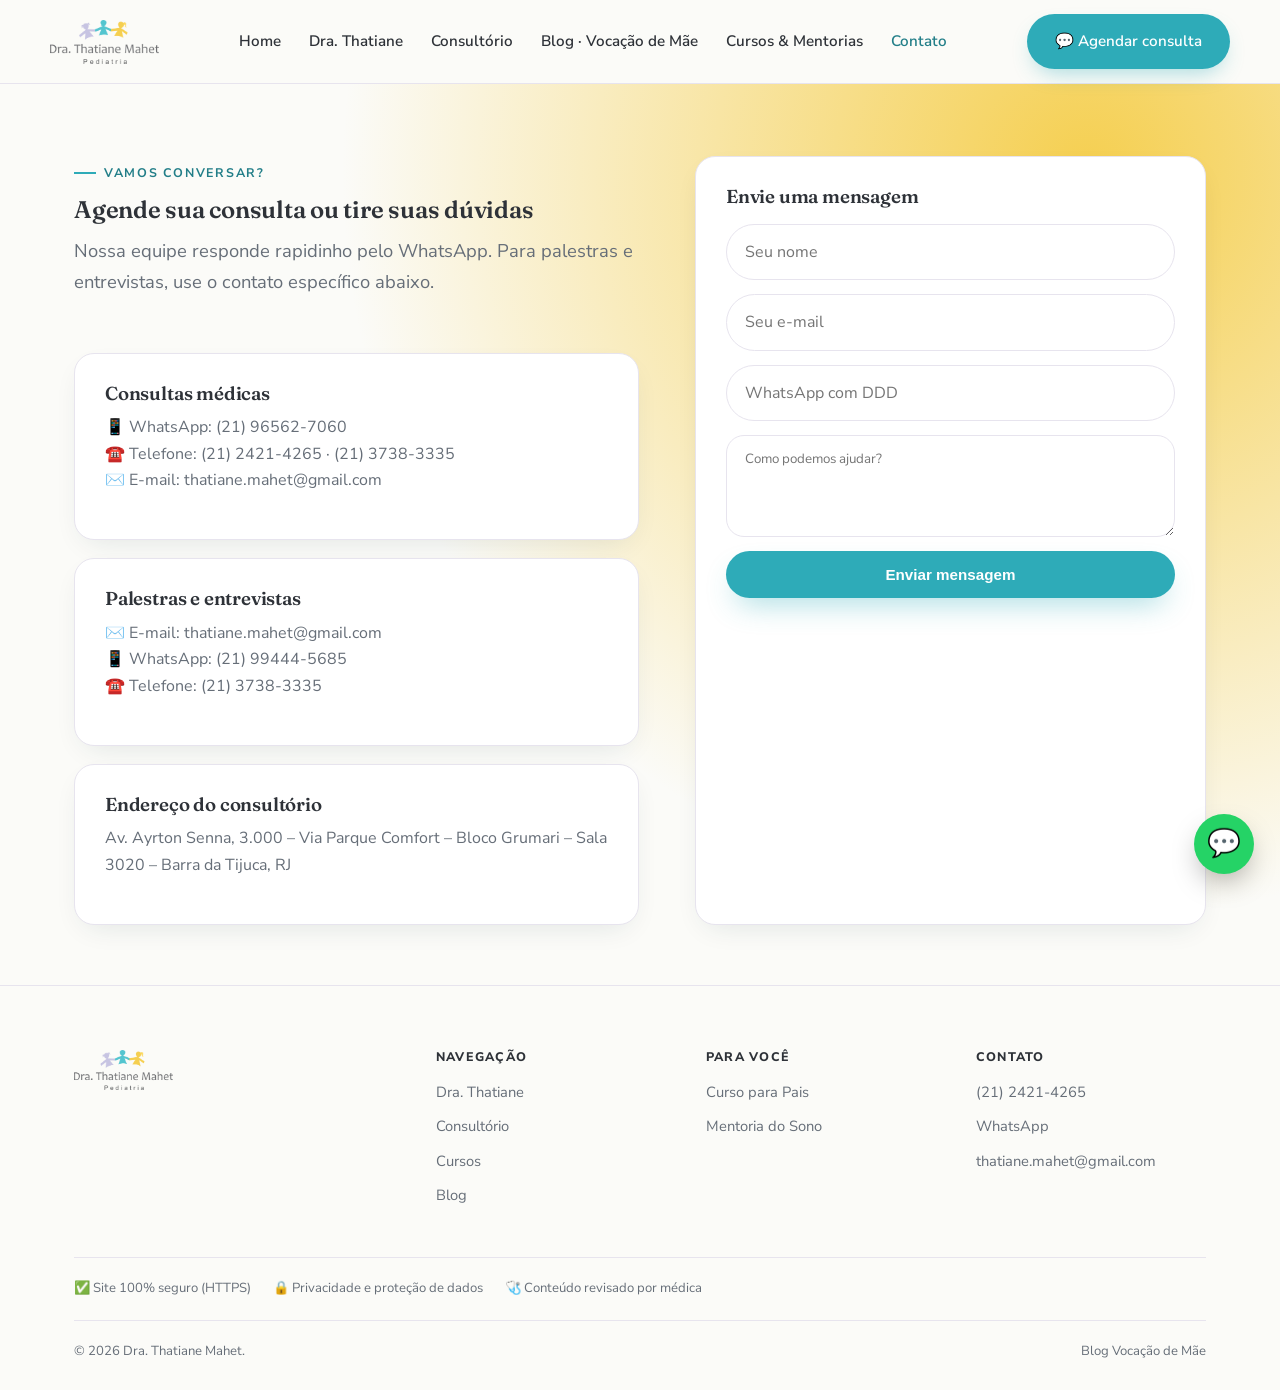
<file: contato.html>
<!doctype html>
<html lang="pt-BR">
<head>
<meta charset="UTF-8">
<meta name="viewport" content="width=device-width, initial-scale=1.0">
<title>Contato | Dra. Thatiane Mahet</title>
<meta name="description" content="Agende sua consulta com a Dra. Thatiane Mahet na Barra da Tijuca. WhatsApp, telefone e e-mail para contato.">
<link href="https://fonts.googleapis.com/css2?family=Fraunces:opsz,wght@9..144,500;9..144,600;9..144,700&family=Nunito+Sans:opsz,wght@6..12,400;6..12,600;6..12,700;6..12,800&display=swap" rel="stylesheet">
<link rel="stylesheet" href="css/style.css">
</head>
<body>
<header class="site-header">
  <nav class="nav container">
    <a href="index.html" class="brand"><img src="images/logo-thatiane-mahet.png" alt="Dra. Thatiane Mahet Pediatria" class="brand-logo-img"></a>
    <ul class="nav-links">
      <li><a href="index.html">Home</a></li>
      <li><a href="sobre.html">Dra. Thatiane</a></li>
      <li><a href="consultorio.html">Consultório</a></li>
      <li><a href="blog.html">Blog · Vocação de Mãe</a></li>
      <li><a href="cursos.html">Cursos &amp; Mentorias</a></li>
      <li><a href="contato.html" class="active">Contato</a></li>
    </ul>
    <div class="nav-cta"><a href="contato.html" class="btn btn-nav-cta">💬 Agendar consulta</a><button class="nav-toggle">☰</button></div>
  </nav>
</header>

<section class="hero" style="padding-bottom:60px;">
  <div class="container hero-grid">
    <div>
      <span class="eyebrow">Vamos conversar?</span>
      <h1>Agende sua consulta ou tire suas dúvidas</h1>
      <p class="lead">Nossa equipe responde rapidinho pelo WhatsApp. Para palestras e entrevistas, use o contato específico abaixo.</p>

      <div class="card mt-lg">
        <h3>Consultas médicas</h3>
        <p>📱 WhatsApp: <a href="https://wa.me/5521965627060">(21) 96562-7060</a><br>
        ☎️ Telefone: (21) 2421-4265 · (21) 3738-3335<br>
        ✉️ E-mail: <a href="mailto:thatiane.mahet@gmail.com">thatiane.mahet@gmail.com</a></p>
      </div>
      <div class="card" style="margin-top:18px;">
        <h3>Palestras e entrevistas</h3>
        <p>✉️ E-mail: <a href="mailto:thatiane.mahet@gmail.com">thatiane.mahet@gmail.com</a><br>
        📱 WhatsApp: <a href="https://wa.me/5521994445685">(21) 99444-5685</a><br>
        ☎️ Telefone: (21) 3738-3335</p>
      </div>
      <div class="card" style="margin-top:18px;">
        <h3>Endereço do consultório</h3>
        <p>Av. Ayrton Senna, 3.000 – Via Parque Comfort – Bloco Grumari – Sala 3020 – Barra da Tijuca, RJ</p>
      </div>
    </div>

    <div class="card">
      <h3>Envie uma mensagem</h3>
      <form onsubmit="event.preventDefault(); this.innerHTML='<p style=&quot;font-weight:700;&quot;>Obrigada! Retornaremos em breve. 💌</p>';" style="display:flex;flex-direction:column;gap:14px;margin-top:16px;">
        <input required placeholder="Seu nome" style="width:100%;padding:14px 18px;border-radius:100px;border:1px solid var(--line);font:inherit;">
        <input required type="email" placeholder="Seu e-mail" style="width:100%;padding:14px 18px;border-radius:100px;border:1px solid var(--line);font:inherit;">
        <input required placeholder="WhatsApp com DDD" style="width:100%;padding:14px 18px;border-radius:100px;border:1px solid var(--line);font:inherit;">
        <textarea placeholder="Como podemos ajudar?" rows="4" style="width:100%;padding:14px 18px;border-radius:18px;border:1px solid var(--line);font-family:inherit;resize:vertical;"></textarea>
        <button type="submit" class="btn btn-primary btn-block">Enviar mensagem</button>
      </form>
    </div>
  </div>
</section>

<footer class="site-footer">
  <div class="container">
    <div class="footer-grid">
      <div><a href="index.html" class="brand brand-footer"><img src="images/logo-thatiane-mahet.png" alt="Dra. Thatiane Mahet Pediatria" class="brand-logo-img brand-logo-footer"></a></div>
      <div><h4>Navegação</h4><a href="sobre.html">Dra. Thatiane</a><a href="consultorio.html">Consultório</a><a href="cursos.html">Cursos</a><a href="blog.html">Blog</a></div>
      <div><h4>Para você</h4><a href="cursos.html">Curso para Pais</a><a href="cursos.html">Mentoria do Sono</a></div>
      <div><h4>Contato</h4><a href="tel:+552124214265">(21) 2421-4265</a><a href="https://wa.me/5521965627060">WhatsApp</a><a href="mailto:thatiane.mahet@gmail.com">thatiane.mahet@gmail.com</a></div>
    </div>
    <div class="trust-row">
      <span>✅ Site 100% seguro (HTTPS)</span>
      <span>🔒 Privacidade e proteção de dados</span>
      <span>🩺 Conteúdo revisado por médica</span>
    </div>
    <div class="footer-bottom"><span>© 2026 Dra. Thatiane Mahet.</span><span>Blog Vocação de Mãe</span></div>
  </div>
</footer>
<a class="whatsapp-float" href="https://wa.me/5521965627060">💬</a>
<script src="js/main.js"></script>
</body>
</html>
</file>
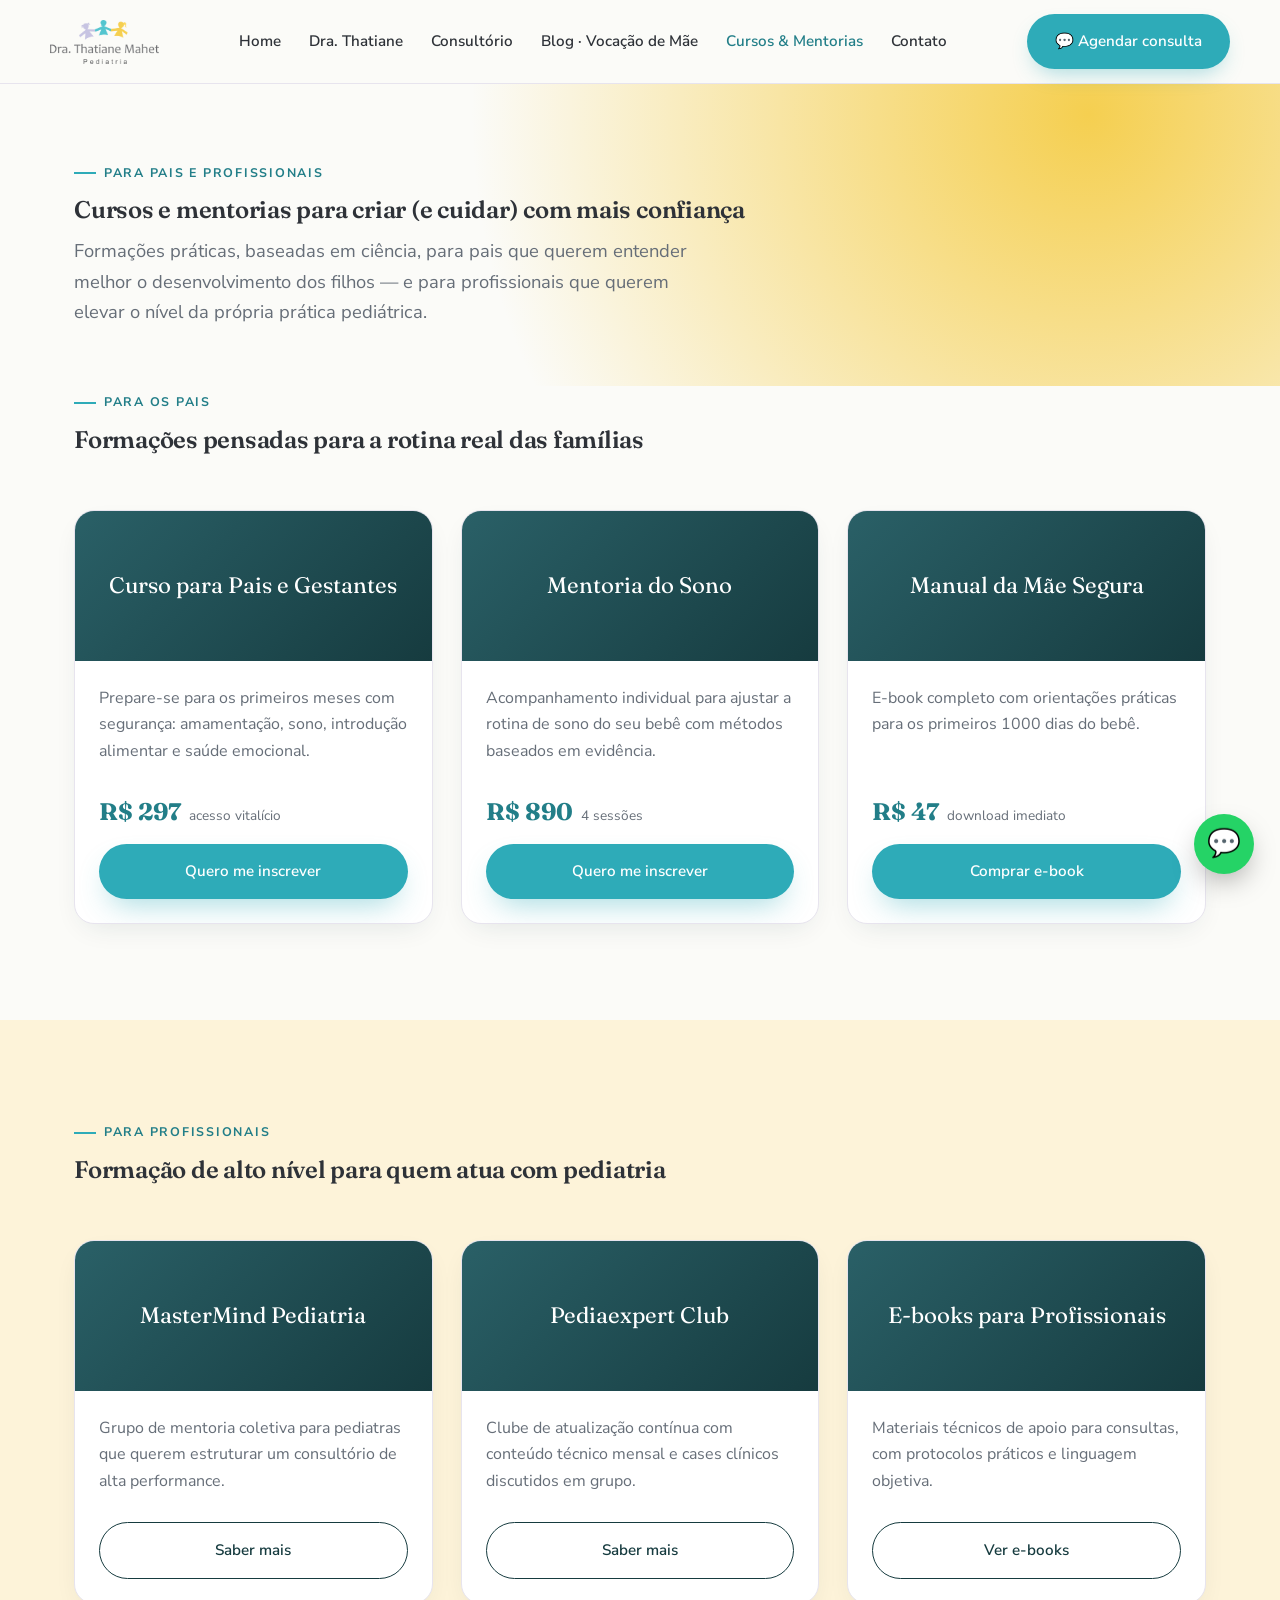
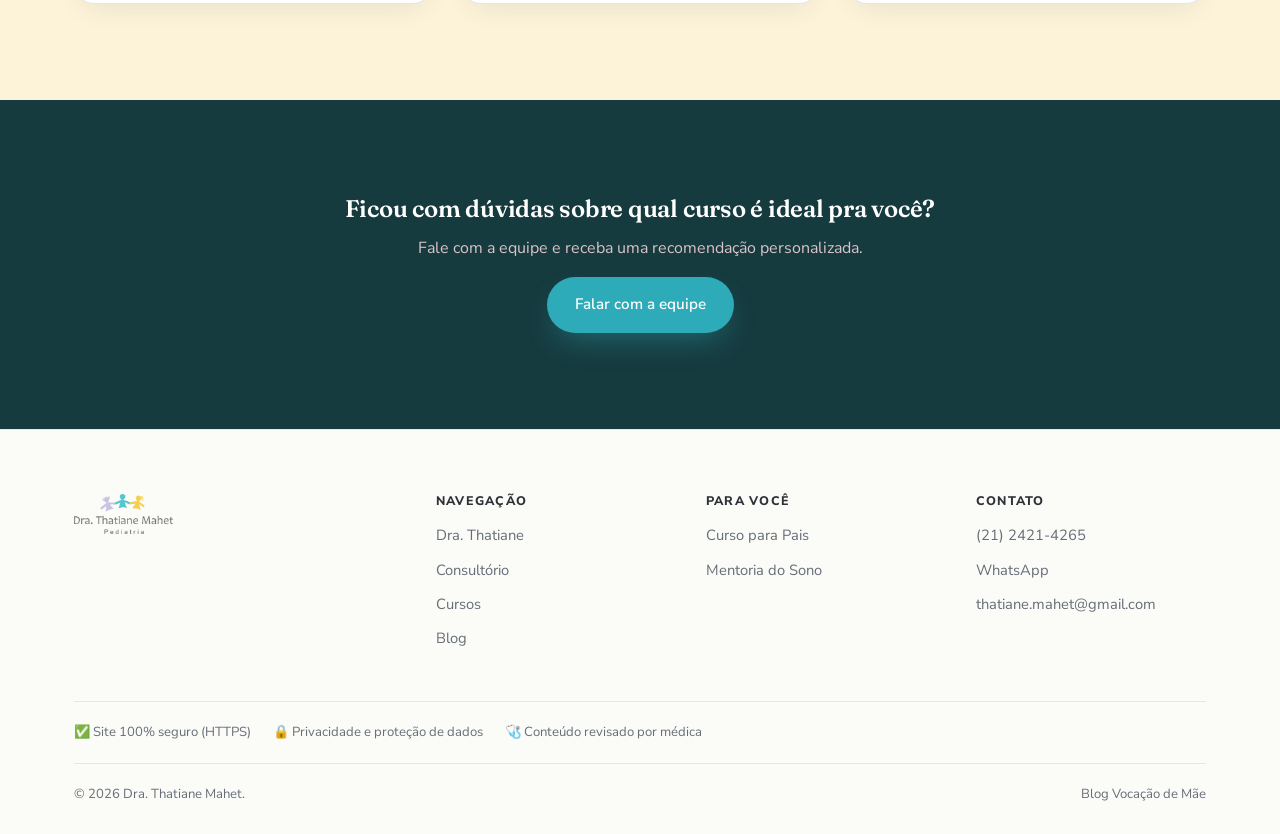
<file: cursos.html>
<!doctype html>
<html lang="pt-BR">
<head>
<meta charset="UTF-8">
<meta name="viewport" content="width=device-width, initial-scale=1.0">
<title>Cursos e Mentorias | Dra. Thatiane Mahet</title>
<meta name="description" content="Cursos para pais e gestantes, mentoria do sono, e-books e formação para profissionais de pediatria com Dra. Thatiane Mahet.">
<link href="https://fonts.googleapis.com/css2?family=Fraunces:opsz,wght@9..144,500;9..144,600;9..144,700&family=Nunito+Sans:opsz,wght@6..12,400;6..12,600;6..12,700;6..12,800&display=swap" rel="stylesheet">
<link rel="stylesheet" href="css/style.css">
</head>
<body>
<header class="site-header">
  <nav class="nav container">
    <a href="index.html" class="brand"><img src="images/logo-thatiane-mahet.png" alt="Dra. Thatiane Mahet Pediatria" class="brand-logo-img"></a>
    <ul class="nav-links">
      <li><a href="index.html">Home</a></li>
      <li><a href="sobre.html">Dra. Thatiane</a></li>
      <li><a href="consultorio.html">Consultório</a></li>
      <li><a href="blog.html">Blog · Vocação de Mãe</a></li>
      <li><a href="cursos.html" class="active">Cursos &amp; Mentorias</a></li>
      <li><a href="contato.html">Contato</a></li>
    </ul>
    <div class="nav-cta"><a href="contato.html" class="btn btn-nav-cta">💬 Agendar consulta</a><button class="nav-toggle">☰</button></div>
  </nav>
</header>

<section class="hero" style="padding-bottom:40px;">
  <div class="container">
    <span class="eyebrow">Para pais e profissionais</span>
    <h1 style="max-width:680px;">Cursos e mentorias para criar (e cuidar) com mais confiança</h1>
    <p class="lead">Formações práticas, baseadas em ciência, para pais que querem entender melhor o desenvolvimento dos filhos — e para profissionais que querem elevar o nível da própria prática pediátrica.</p>
  </div>
</section>

<section class="section" style="padding-top:0;">
  <div class="container">
    <span class="eyebrow">Para os Pais</span>
    <h2>Formações pensadas para a rotina real das famílias</h2>
    <div class="grid-3 mt-lg">
      <div class="course-card reveal">
        <div class="banner">Curso para Pais e Gestantes</div>
        <div class="course-body">
          <p>Prepare-se para os primeiros meses com segurança: amamentação, sono, introdução alimentar e saúde emocional.</p>
          <div class="price-row"><span class="price">R$ 297</span><span style="color:var(--ink-soft);font-size:.85rem;">acesso vitalício</span></div>
          <a href="contato.html" class="btn btn-primary btn-block">Quero me inscrever</a>
        </div>
      </div>
      <div class="course-card reveal">
        <div class="banner">Mentoria do Sono</div>
        <div class="course-body">
          <p>Acompanhamento individual para ajustar a rotina de sono do seu bebê com métodos baseados em evidência.</p>
          <div class="price-row"><span class="price">R$ 890</span><span style="color:var(--ink-soft);font-size:.85rem;">4 sessões</span></div>
          <a href="contato.html" class="btn btn-primary btn-block">Quero me inscrever</a>
        </div>
      </div>
      <div class="course-card reveal">
        <div class="banner">Manual da Mãe Segura</div>
        <div class="course-body">
          <p>E-book completo com orientações práticas para os primeiros 1000 dias do bebê.</p>
          <div class="price-row"><span class="price">R$ 47</span><span style="color:var(--ink-soft);font-size:.85rem;">download imediato</span></div>
          <a href="contato.html" class="btn btn-primary btn-block">Comprar e-book</a>
        </div>
      </div>
    </div>
  </div>
</section>

<section class="section section--peach">
  <div class="container">
    <span class="eyebrow">Para Profissionais</span>
    <h2>Formação de alto nível para quem atua com pediatria</h2>
    <div class="grid-3 mt-lg">
      <div class="course-card reveal">
        <div class="banner">MasterMind Pediatria</div>
        <div class="course-body">
          <p>Grupo de mentoria coletiva para pediatras que querem estruturar um consultório de alta performance.</p>
          <a href="contato.html" class="btn btn-outline btn-block">Saber mais</a>
        </div>
      </div>
      <div class="course-card reveal">
        <div class="banner">Pediaexpert Club</div>
        <div class="course-body">
          <p>Clube de atualização contínua com conteúdo técnico mensal e cases clínicos discutidos em grupo.</p>
          <a href="contato.html" class="btn btn-outline btn-block">Saber mais</a>
        </div>
      </div>
      <div class="course-card reveal">
        <div class="banner">E-books para Profissionais</div>
        <div class="course-body">
          <p>Materiais técnicos de apoio para consultas, com protocolos práticos e linguagem objetiva.</p>
          <a href="contato.html" class="btn btn-outline btn-block">Ver e-books</a>
        </div>
      </div>
    </div>
  </div>
</section>

<section class="section--teal section text-center">
  <div class="container" style="max-width:640px;">
    <h2 style="color:#fff;">Ficou com dúvidas sobre qual curso é ideal pra você?</h2>
    <p style="color:#d9c3c8;">Fale com a equipe e receba uma recomendação personalizada.</p>
    <a href="contato.html" class="btn btn-primary">Falar com a equipe</a>
  </div>
</section>

<footer class="site-footer">
  <div class="container">
    <div class="footer-grid">
      <div><a href="index.html" class="brand brand-footer"><img src="images/logo-thatiane-mahet.png" alt="Dra. Thatiane Mahet Pediatria" class="brand-logo-img brand-logo-footer"></a></div>
      <div><h4>Navegação</h4><a href="sobre.html">Dra. Thatiane</a><a href="consultorio.html">Consultório</a><a href="cursos.html">Cursos</a><a href="blog.html">Blog</a></div>
      <div><h4>Para você</h4><a href="cursos.html">Curso para Pais</a><a href="cursos.html">Mentoria do Sono</a></div>
      <div><h4>Contato</h4><a href="tel:+552124214265">(21) 2421-4265</a><a href="https://wa.me/5521965627060">WhatsApp</a><a href="mailto:thatiane.mahet@gmail.com">thatiane.mahet@gmail.com</a></div>
    </div>
    <div class="trust-row">
      <span>✅ Site 100% seguro (HTTPS)</span>
      <span>🔒 Privacidade e proteção de dados</span>
      <span>🩺 Conteúdo revisado por médica</span>
    </div>
    <div class="footer-bottom"><span>© 2026 Dra. Thatiane Mahet.</span><span>Blog Vocação de Mãe</span></div>
  </div>
</footer>
<a class="whatsapp-float" href="https://wa.me/5521965627060">💬</a>
<script src="js/main.js"></script>
</body>
</html>
</file>
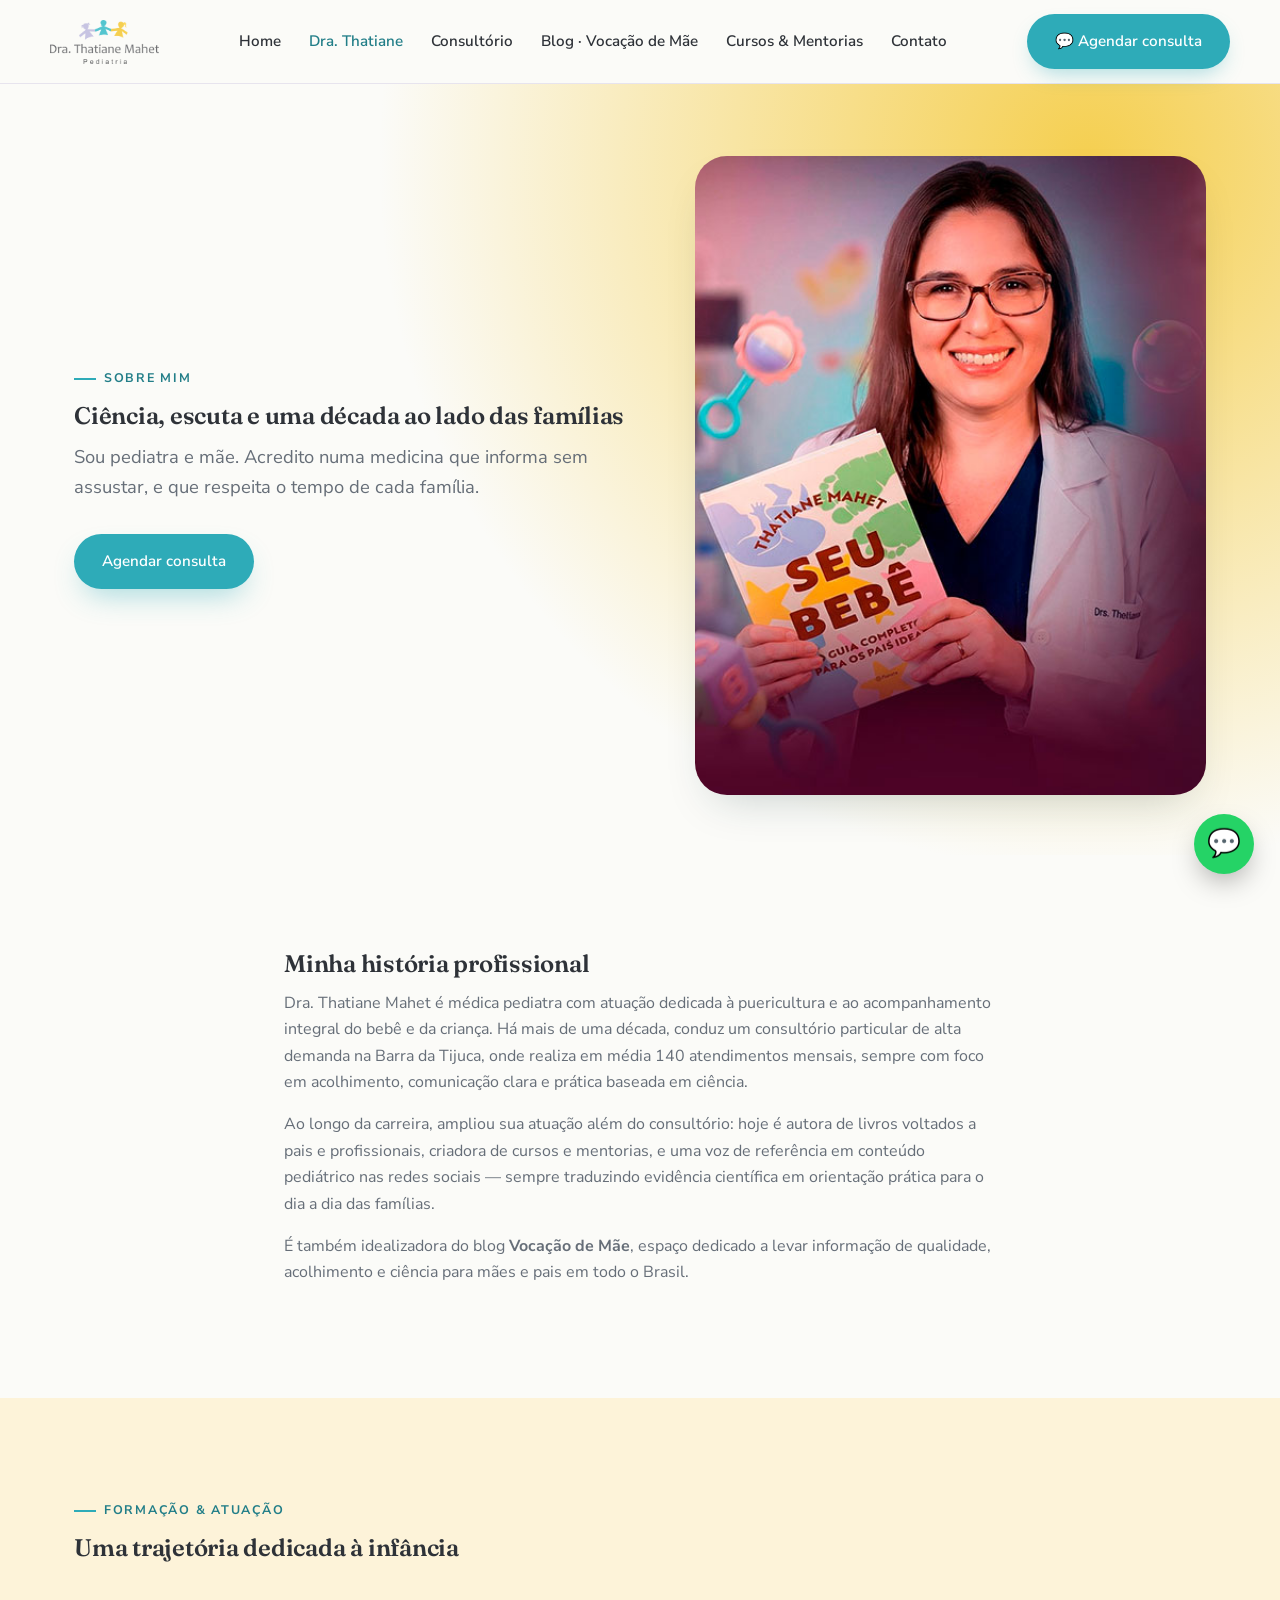
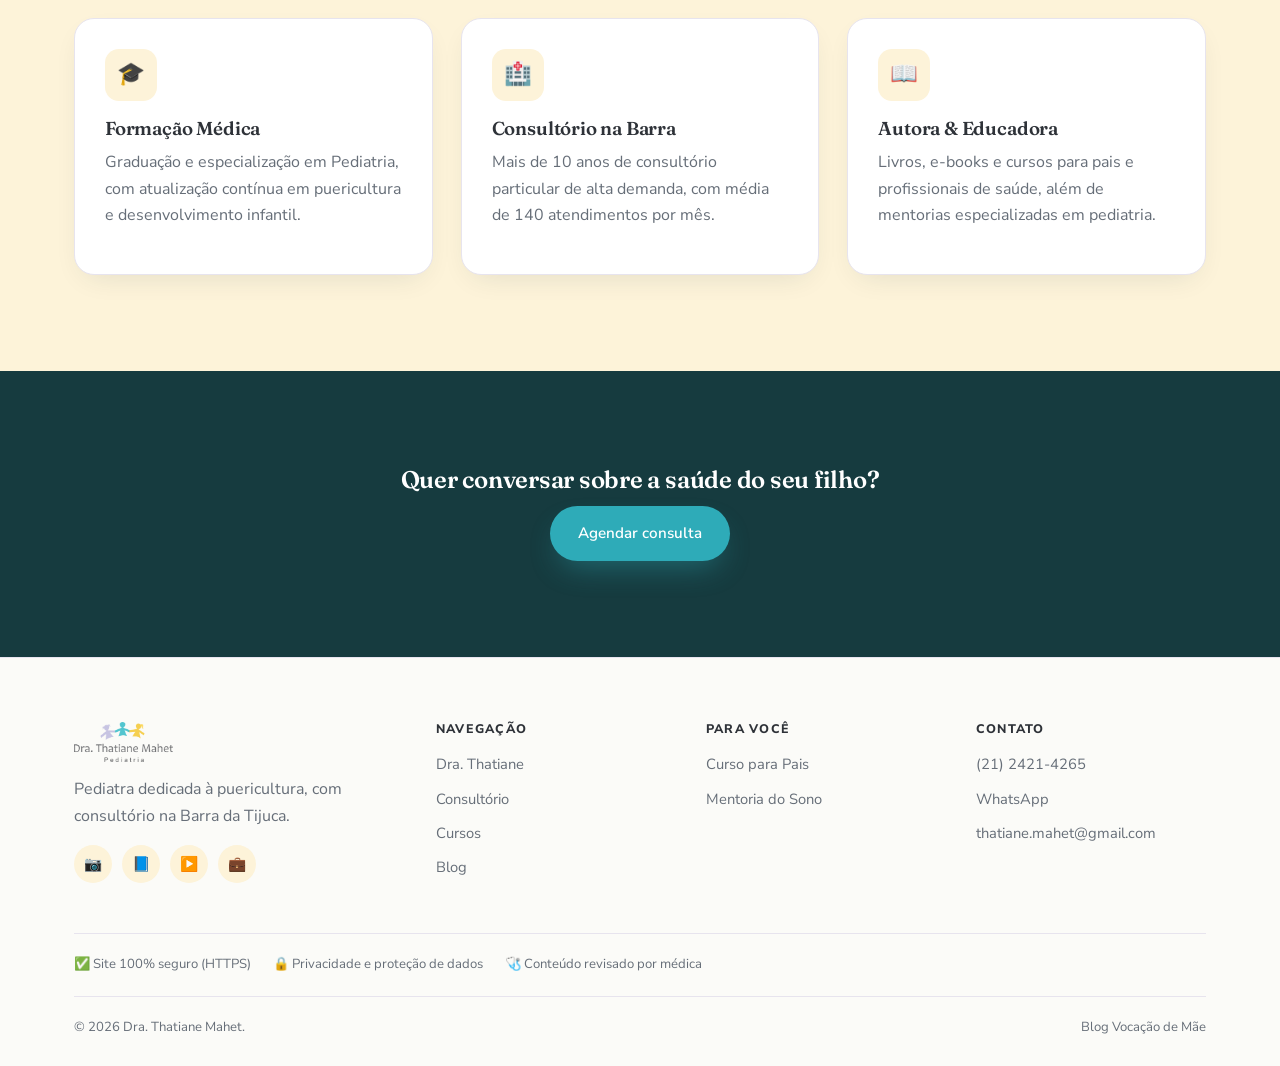
<file: sobre.html>
<!doctype html>
<html lang="pt-BR">
<head>
<meta charset="UTF-8">
<meta name="viewport" content="width=device-width, initial-scale=1.0">
<title>Sobre a Dra. Thatiane Mahet | Pediatra</title>
<meta name="description" content="Conheça a trajetória da Dra. Thatiane Mahet, pediatra especialista em puericultura na Barra da Tijuca.">
<link href="https://fonts.googleapis.com/css2?family=Fraunces:opsz,wght@9..144,500;9..144,600;9..144,700&family=Nunito+Sans:opsz,wght@6..12,400;6..12,600;6..12,700;6..12,800&display=swap" rel="stylesheet">
<link rel="stylesheet" href="css/style.css">
</head>
<body>
<header class="site-header">
  <nav class="nav container">
    <a href="index.html" class="brand"><img src="images/logo-thatiane-mahet.png" alt="Dra. Thatiane Mahet Pediatria" class="brand-logo-img"></a>
    <ul class="nav-links">
      <li><a href="index.html">Home</a></li>
      <li><a href="sobre.html" class="active">Dra. Thatiane</a></li>
      <li><a href="consultorio.html">Consultório</a></li>
      <li><a href="blog.html">Blog · Vocação de Mãe</a></li>
      <li><a href="cursos.html">Cursos &amp; Mentorias</a></li>
      <li><a href="contato.html">Contato</a></li>
    </ul>
    <div class="nav-cta">
      <a href="contato.html" class="btn btn-nav-cta">💬 Agendar consulta</a>
      <button class="nav-toggle" aria-label="Abrir menu">☰</button>
    </div>
  </nav>
</header>

<section class="hero" style="padding-bottom:60px;">
  <div class="container hero-grid">
    <div>
      <span class="eyebrow">Sobre mim</span>
      <h1>Ciência, escuta e uma década ao lado das famílias</h1>
      <p class="lead">Sou pediatra e mãe. Acredito numa medicina que informa sem assustar, e que respeita o tempo de cada família.</p>
      <div class="hero-actions"><a href="contato.html" class="btn btn-primary">Agendar consulta</a></div>
    </div>
    <div class="hero-media">
      <img src="images/thatiane-banner-livro.jpg" alt="Dra. Thatiane Mahet, pediatra e autora do livro Seu Bebê">
    </div>
  </div>
</section>

<section class="section">
  <div class="container" style="max-width:760px;">
    <h2>Minha história profissional</h2>
    <p>Dra. Thatiane Mahet é médica pediatra com atuação dedicada à puericultura e ao acompanhamento integral do bebê e da criança. Há mais de uma década, conduz um consultório particular de alta demanda na Barra da Tijuca, onde realiza em média 140 atendimentos mensais, sempre com foco em acolhimento, comunicação clara e prática baseada em ciência.</p>
    <p>Ao longo da carreira, ampliou sua atuação além do consultório: hoje é autora de livros voltados a pais e profissionais, criadora de cursos e mentorias, e uma voz de referência em conteúdo pediátrico nas redes sociais — sempre traduzindo evidência científica em orientação prática para o dia a dia das famílias.</p>
    <p>É também idealizadora do blog <strong>Vocação de Mãe</strong>, espaço dedicado a levar informação de qualidade, acolhimento e ciência para mães e pais em todo o Brasil.</p>
  </div>
</section>

<section class="section section--peach">
  <div class="container">
    <span class="eyebrow">Formação &amp; Atuação</span>
    <h2>Uma trajetória dedicada à infância</h2>
    <div class="grid-3 mt-lg">
      <div class="card reveal"><div class="card-icon">🎓</div><h3>Formação Médica</h3><p>Graduação e especialização em Pediatria, com atualização contínua em puericultura e desenvolvimento infantil.</p></div>
      <div class="card reveal"><div class="card-icon">🏥</div><h3>Consultório na Barra</h3><p>Mais de 10 anos de consultório particular de alta demanda, com média de 140 atendimentos por mês.</p></div>
      <div class="card reveal"><div class="card-icon">📖</div><h3>Autora &amp; Educadora</h3><p>Livros, e-books e cursos para pais e profissionais de saúde, além de mentorias especializadas em pediatria.</p></div>
    </div>
  </div>
</section>

<section class="section--teal section text-center">
  <div class="container" style="max-width:640px;">
    <h2 style="color:#fff;">Quer conversar sobre a saúde do seu filho?</h2>
    <a href="contato.html" class="btn btn-primary">Agendar consulta</a>
  </div>
</section>

<footer class="site-footer">
  <div class="container">
    <div class="footer-grid">
      <div>
        <a href="index.html" class="brand brand-footer"><img src="images/logo-thatiane-mahet.png" alt="Dra. Thatiane Mahet Pediatria" class="brand-logo-img brand-logo-footer"></a>
        <p style="margin-top:14px;max-width:280px;">Pediatra dedicada à puericultura, com consultório na Barra da Tijuca.</p>
        <div class="social-row">
          <a href="https://www.instagram.com/drathatianemahet">📷</a>
          <a href="https://www.facebook.com/PediatraThatianeMahet">📘</a>
          <a href="#">▶️</a>
          <a href="#">💼</a>
        </div>
      </div>
      <div><h4>Navegação</h4><a href="sobre.html">Dra. Thatiane</a><a href="consultorio.html">Consultório</a><a href="cursos.html">Cursos</a><a href="blog.html">Blog</a></div>
      <div><h4>Para você</h4><a href="cursos.html">Curso para Pais</a><a href="cursos.html">Mentoria do Sono</a></div>
      <div><h4>Contato</h4><a href="tel:+552124214265">(21) 2421-4265</a><a href="https://wa.me/5521965627060">WhatsApp</a><a href="mailto:thatiane.mahet@gmail.com">thatiane.mahet@gmail.com</a></div>
    </div>
    <div class="trust-row">
      <span>✅ Site 100% seguro (HTTPS)</span>
      <span>🔒 Privacidade e proteção de dados</span>
      <span>🩺 Conteúdo revisado por médica</span>
    </div>
    <div class="footer-bottom"><span>© 2026 Dra. Thatiane Mahet.</span><span>Blog Vocação de Mãe</span></div>
  </div>
</footer>
<a class="whatsapp-float" href="https://wa.me/5521965627060">💬</a>
<script src="js/main.js"></script>
</body>
</html>
</file>
<file: css/style.css>
/* ==========================================================================
   Dra. Thatiane Mahet — Design System
   Paleta extraída da logo oficial: turquesa + lavanda + dourado,
   as três cores dos bonequinhos do símbolo, sobre base creme neutra.
   ========================================================================== */

:root{
  --peach-50:#fbfbf8;
  --peach-100:#fdf3d9;
  --peach-300:#f5cf50;
  --pink-100:#ece9f7;
  --lavender-100:#e3f6f7;
  --coral-500:#2eabb8;
  --coral-600:#227e88;
  --rose-500:#6b64b0;
  --rose-600:#544e8f;
  --teal-900:#163b3f;
  --teal-800:#1e4d51;
  --teal-700:#2a6067;
  --teal-500:#53c4ce;
  --gold-500:#f0cc48;
  --gold-600:#caa62c;
  --cream:#fbfbf8;
  --ink:#2e3238;
  --ink-soft:#666e78;
  --line:#e7e4ee;
  --white:#ffffff;

  --radius-lg:32px;
  --radius-md:20px;
  --radius-sm:12px;
  --shadow-soft:0 20px 45px -20px rgba(22,59,63,.25);
  --shadow-card:0 10px 30px -12px rgba(22,59,63,.14);

  --font-display:"Fraunces","Georgia",serif;
  --font-body:"Nunito Sans",-apple-system,BlinkMacSystemFont,"Segoe UI",sans-serif;
}

*{box-sizing:border-box;}
html{scroll-behavior:smooth;}
body{
  margin:0;
  font-family:var(--font-body);
  color:var(--ink);
  background:var(--cream);
  line-height:1.65;
  -webkit-font-smoothing:antialiased;
}
img{max-width:100%;display:block;}
a{color:inherit;text-decoration:none;}
h1,h2,h3,h4{
  font-family:var(--font-display);
  line-height:1.12;
  margin:0 0 .5em;
  font-weight:600;
  letter-spacing:-.01em;
}
p{margin:0 0 1em;color:var(--ink-soft);}
.container{
  width:100%;
  max-width:1180px;
  margin:0 auto;
  padding:0 24px;
}
.section{padding:96px 0;}
.section--tight{padding:64px 0;}
@media (max-width:720px){
  .section{padding:56px 0;}
  .section--tight{padding:40px 0;}
}
.section--teal{background:var(--teal-900);color:var(--peach-50);}
.section--teal p{color:#bfe3e6;}
.section--peach{background:var(--peach-100);}
.eyebrow{
  display:inline-flex;
  align-items:center;
  gap:8px;
  font-size:.78rem;
  font-weight:700;
  letter-spacing:.14em;
  text-transform:uppercase;
  color:var(--coral-600);
  margin-bottom:14px;
}
.eyebrow::before{content:"";width:22px;height:2px;background:var(--coral-500);display:inline-block;}
.lead{font-size:1.15rem;max-width:640px;}

/* Buttons */
.btn{
  display:inline-flex;
  align-items:center;
  gap:10px;
  padding:15px 28px;
  border-radius:100px;
  font-weight:600;
  font-size:.95rem;
  border:none;
  cursor:pointer;
  transition:transform .18s ease,box-shadow .18s ease,background .18s ease;
  white-space:nowrap;
}
.btn:hover{transform:translateY(-2px);}
.btn-primary{background:var(--coral-500);color:var(--white);box-shadow:0 14px 30px -10px rgba(46,171,184,.45);}
.btn-primary:hover{background:var(--coral-600);}
.btn-outline{background:transparent;color:var(--teal-900);border:1.5px solid var(--teal-900);}
.btn-outline:hover{background:var(--teal-900);color:var(--white);}
.btn-ghost-light{background:rgba(255,255,255,.12);color:var(--white);border:1.5px solid rgba(255,255,255,.35);}
.btn-ghost-light:hover{background:rgba(255,255,255,.22);}
.btn-block{width:100%;justify-content:center;}

/* Header */
/* backdrop-filter/transform num ancestral cria containing block para descendentes
   position:fixed (o menu mobile abaixo) — por isso o blur vai num ::before,
   nunca direto no .site-header. */
.site-header{
  position:sticky;top:0;z-index:1000;
  border-bottom:1px solid var(--line);
}
.site-header::before{
  content:"";position:absolute;inset:0;z-index:-1;
  background:rgba(251,251,248,.92);
  backdrop-filter:blur(10px);
}
.nav{
  display:flex;align-items:center;justify-content:space-between;
  padding:14px 0;
}
.brand{display:flex;align-items:center;gap:10px;font-family:var(--font-display);font-weight:700;font-size:1.25rem;color:var(--teal-900);}
.brand-mark{
  width:38px;height:38px;border-radius:12px;
  background:linear-gradient(135deg,var(--coral-500),var(--gold-500));
  display:flex;align-items:center;justify-content:center;
  color:#fff;font-weight:800;font-family:var(--font-display);
}
.brand-logo-img{height:44px;width:auto;display:block;}
.brand-logo-footer{height:40px;}
.btn-nav-cta{background:var(--coral-500);color:#fff;box-shadow:0 10px 22px -8px rgba(46,171,184,.45);}
.btn-nav-cta:hover{background:var(--coral-600);}
.nav-links{display:flex;align-items:center;gap:28px;list-style:none;margin:0;padding:0;}
.nav-links a{font-size:.95rem;font-weight:600;color:var(--ink);position:relative;padding:6px 0;}
.nav-links a:hover,.nav-links a.active{color:var(--coral-600);}
.nav-cta{display:flex;align-items:center;gap:14px;}
.nav-toggle{display:none;background:none;border:none;font-size:1.6rem;cursor:pointer;color:var(--teal-900);}

@media (max-width:920px){
  .nav-links{
    position:fixed;inset:72px 0 0 0;background:var(--cream);
    flex-direction:column;padding:32px 24px;gap:22px;
    transform:translateY(-110%);transition:transform .25s ease;
    border-top:1px solid var(--line);
  }
  .nav-links.open{transform:translateY(0);}
  .nav-toggle{display:block;}
}
@media (max-width:560px){
  .nav-cta .btn-nav-cta{display:none;}
}

/* Hero */
.hero{
  position:relative;overflow:hidden;
  padding:72px 0 100px;
  background:radial-gradient(circle at 85% 10%,var(--peach-300) 0,transparent 55%),var(--peach-50);
}
.hero-grid{display:grid;grid-template-columns:1.05fr .95fr;gap:56px;align-items:center;}
.hero-badges{display:flex;gap:12px;flex-wrap:wrap;margin-top:28px;}
.hero-badge{
  background:var(--white);border:1px solid var(--line);border-radius:100px;
  padding:8px 16px;font-size:.82rem;font-weight:600;color:var(--teal-800);
  display:flex;align-items:center;gap:8px;
}
.hero-media{position:relative;}
.hero-media img{border-radius:var(--radius-lg);box-shadow:var(--shadow-soft);width:100%;aspect-ratio:4/5;object-fit:cover;}

/* Hero em faixa cheia (banner com foto + overlay), como no Vocação de Mãe */
.hero-full{
  position:relative;overflow:hidden;min-height:480px;
  display:flex;align-items:center;justify-content:center;text-align:center;
  padding:0;
}
.hero-full-bg{position:absolute;inset:0;}
.hero-full-bg img{width:100%;height:100%;object-fit:cover;}
.hero-full-bg::after{
  content:"";position:absolute;inset:0;
  background:linear-gradient(180deg,rgba(22,59,63,.15) 0%,rgba(22,59,63,.35) 55%,var(--cream) 100%);
}
.hero-full-content{position:relative;z-index:1;max-width:760px;padding:64px 24px 56px;}
.hero-chip{
  display:inline-flex;align-items:center;gap:8px;background:var(--lavender-100);
  color:var(--rose-600);font-size:.82rem;font-weight:700;padding:9px 18px;border-radius:100px;
  margin-bottom:22px;box-shadow:0 6px 16px -6px rgba(22,59,63,.2);
}
.hero-full-content h1{color:#fff;text-shadow:0 4px 24px rgba(22,59,63,.5);font-size:clamp(2rem,4.5vw,3.1rem);}
.hero-full-content p.lead{color:#eaf8f9;margin:0 auto 30px;text-shadow:0 2px 12px rgba(22,59,63,.4);}
.hero-full-content .hero-actions{justify-content:center;}
.hero-floater{
  position:absolute;bottom:-24px;left:-24px;
  background:var(--white);border-radius:var(--radius-md);padding:18px 22px;
  box-shadow:var(--shadow-card);display:flex;align-items:center;gap:14px;max-width:230px;
}
.hero-floater .num{font-family:var(--font-display);font-size:1.6rem;color:var(--coral-600);font-weight:700;}
.hero-actions{display:flex;gap:14px;flex-wrap:wrap;margin-top:32px;}

/* Grid helpers */
.grid-2{display:grid;grid-template-columns:1fr 1fr;gap:48px;align-items:center;}
.grid-3{display:grid;grid-template-columns:repeat(3,1fr);gap:28px;}
.grid-4{display:grid;grid-template-columns:repeat(4,1fr);gap:24px;}
@media (max-width:920px){
  .hero-grid,.grid-2{grid-template-columns:1fr;}
  .grid-3{grid-template-columns:1fr 1fr;}
  .grid-4{grid-template-columns:1fr 1fr;}
}
@media (max-width:600px){
  .grid-3,.grid-4{grid-template-columns:1fr;}
}

/* Cards */
.card{
  background:var(--white);border-radius:var(--radius-md);
  padding:30px;box-shadow:var(--shadow-card);border:1px solid var(--line);
  height:100%;
}
.card-icon{
  width:52px;height:52px;border-radius:14px;
  background:var(--peach-100);color:var(--coral-600);
  display:flex;align-items:center;justify-content:center;
  font-size:1.4rem;margin-bottom:18px;
}
.pillar-card{text-align:left;}

/* Blog / articles */
.post-card{
  background:var(--white);border-radius:var(--radius-md);overflow:hidden;
  box-shadow:var(--shadow-card);border:1px solid var(--line);
  display:flex;flex-direction:column;height:100%;
  transition:transform .2s ease,box-shadow .2s ease;
}
.post-card:hover{transform:translateY(-6px);box-shadow:0 26px 50px -18px rgba(22,59,63,.25);}
.post-card img{height:190px;object-fit:cover;width:100%;}
.post-body{padding:22px 22px 26px;display:flex;flex-direction:column;gap:10px;flex:1;}
.tag{
  align-self:flex-start;background:var(--peach-100);color:var(--coral-600);
  font-size:.72rem;font-weight:700;letter-spacing:.05em;text-transform:uppercase;
  padding:5px 12px;border-radius:100px;
}
.post-body h3{font-size:1.15rem;margin:0;}
.post-meta{font-size:.8rem;color:var(--ink-soft);display:flex;gap:10px;align-items:center;margin-top:auto;}
.post-link{margin-top:6px;font-weight:700;color:var(--teal-800);font-size:.9rem;}

.category-pill{
  padding:9px 18px;border-radius:100px;border:1.5px solid var(--line);
  font-size:.85rem;font-weight:600;color:var(--teal-800);background:var(--white);
  cursor:pointer;transition:.18s;
}
.category-pill.active,.category-pill:hover{background:var(--teal-900);color:#fff;border-color:var(--teal-900);}
.category-row{display:flex;gap:12px;flex-wrap:wrap;margin:32px 0 40px;}

/* Testimonials */
.testimonial{
  background:var(--white);border-radius:var(--radius-md);padding:28px;
  border:1px solid var(--line);box-shadow:var(--shadow-card);
}
.testimonial p{color:var(--ink);font-style:italic;}
.testimonial .who{display:flex;align-items:center;gap:12px;margin-top:16px;}
.avatar-dot{width:40px;height:40px;border-radius:50%;background:var(--peach-300);display:flex;align-items:center;justify-content:center;font-weight:700;color:var(--teal-900);}

/* Stats */
.stats{display:flex;gap:48px;flex-wrap:wrap;}
.stat .num{font-family:var(--font-display);font-size:2.4rem;color:var(--gold-500);font-weight:700;}
.stat .label{font-size:.85rem;color:#bfe3e6;font-weight:600;}

/* Course card */
.course-card{
  background:var(--white);border-radius:var(--radius-md);overflow:hidden;
  border:1px solid var(--line);box-shadow:var(--shadow-card);display:flex;flex-direction:column;
}
.course-card .banner{height:150px;background:linear-gradient(135deg,var(--teal-700),var(--teal-900));display:flex;align-items:center;justify-content:center;color:#fff;font-family:var(--font-display);font-size:1.4rem;padding:16px;text-align:center;}
.course-body{padding:24px;display:flex;flex-direction:column;gap:12px;flex:1;}
.price-row{display:flex;align-items:baseline;gap:8px;margin-top:auto;}
.price-row .price{font-family:var(--font-display);font-size:1.5rem;color:var(--coral-600);font-weight:700;}

/* Newsletter / viral CTA */
.viral-box{
  background:linear-gradient(135deg,var(--coral-500),var(--gold-500));
  border-radius:var(--radius-lg);padding:48px;color:#fff;
  display:grid;grid-template-columns:1.2fr .8fr;gap:32px;align-items:center;
}
.viral-box h3{color:#fff;font-size:1.8rem;}
.newsletter-form{display:flex;gap:10px;flex-wrap:wrap;}
.newsletter-form input{
  flex:1;min-width:200px;padding:14px 18px;border-radius:100px;border:none;font-size:.95rem;
}
@media (max-width:800px){.viral-box{grid-template-columns:1fr;padding:32px;text-align:center;}
  .viral-box .newsletter-form{justify-content:center;}
}
@media (max-width:480px){
  .viral-box{padding:26px;}
  .newsletter-form{flex-direction:column;}
  .newsletter-form input,.newsletter-form button{width:100%;}
}

/* Footer — claro, no mesmo tom do restante do site (como no Vocação de Mãe) */
.site-footer{background:var(--peach-50);color:var(--ink-soft);padding:64px 0 28px;border-top:1px solid var(--line);}
.footer-grid{display:grid;grid-template-columns:1.4fr 1fr 1fr 1fr;gap:40px;margin-bottom:40px;}
.footer-grid h4{
  color:var(--ink);font-size:.78rem;font-family:var(--font-body);font-weight:800;
  margin-bottom:16px;text-transform:uppercase;letter-spacing:.1em;
}
.footer-grid a{display:block;margin-bottom:10px;font-size:.92rem;color:var(--ink-soft);}
.footer-grid a:hover{color:var(--coral-600);}
.social-row{display:flex;gap:10px;margin-top:16px;}
.social-row a{
  width:38px;height:38px;border-radius:50%;background:var(--peach-100);color:var(--rose-600);
  display:flex;align-items:center;justify-content:center;
}
.social-row a:hover{background:var(--coral-500);color:#fff;}
.trust-row{display:flex;gap:22px;flex-wrap:wrap;padding:20px 0;border-top:1px solid var(--line);font-size:.82rem;color:var(--ink-soft);}
.trust-row span{display:flex;align-items:center;gap:6px;}
.footer-bottom{border-top:1px solid var(--line);padding-top:20px;font-size:.82rem;display:flex;justify-content:space-between;flex-wrap:wrap;gap:10px;color:var(--ink-soft);}
@media (max-width:900px){.footer-grid{grid-template-columns:1fr 1fr;}}
@media (max-width:560px){.footer-grid{grid-template-columns:1fr;}}

/* WhatsApp floating button */
.whatsapp-float{
  position:fixed;bottom:26px;right:26px;z-index:999;
  background:#25D366;color:#fff;width:60px;height:60px;border-radius:50%;
  display:flex;align-items:center;justify-content:center;font-size:1.7rem;
  box-shadow:0 12px 30px -8px rgba(0,0,0,.4);
}

/* Article page */
.article-header{padding:56px 0 32px;background:var(--peach-100);}
.article-header .meta{display:flex;gap:14px;align-items:center;color:var(--ink-soft);font-size:.9rem;margin-bottom:16px;}
.article-body{max-width:720px;margin:0 auto;padding:56px 24px;}
.article-body h2{margin-top:1.6em;}
.article-body img{border-radius:var(--radius-md);margin:24px 0;}
.share-row{display:flex;gap:10px;margin:32px 0;}
.share-row a{width:40px;height:40px;border-radius:50%;background:var(--peach-100);display:flex;align-items:center;justify-content:center;}

/* Breadcrumb */
.breadcrumb{font-size:.85rem;color:var(--ink-soft);margin-bottom:14px;}
.breadcrumb a{color:var(--teal-700);font-weight:600;}

/* Category explorer (Explore por Categoria) */
.category-grid{display:grid;grid-template-columns:repeat(3,1fr);gap:20px;}
.category-block{
  border-radius:var(--radius-md);padding:26px;min-height:150px;
  display:flex;flex-direction:column;justify-content:space-between;
  transition:transform .2s ease;
}
.category-block:hover{transform:translateY(-4px);}
.category-block h3{font-size:1.1rem;margin-bottom:6px;}
.category-block p{font-size:.88rem;margin:0;color:var(--ink);opacity:.75;}
.category-block .cat-icon{font-size:1.8rem;margin-bottom:10px;}
.cat-peach{background:var(--peach-100);}
.cat-pink{background:var(--pink-100);}
.cat-lavender{background:var(--lavender-100);}
@media (max-width:820px){.category-grid{grid-template-columns:1fr 1fr;}}
@media (max-width:560px){.category-grid{grid-template-columns:1fr;}}

/* Mais populares (ranked strip) */
.popular-strip{display:grid;grid-template-columns:repeat(4,1fr);gap:20px;}
.popular-item{position:relative;border-radius:var(--radius-md);overflow:hidden;box-shadow:var(--shadow-card);background:var(--white);border:1px solid var(--line);}
.popular-item img{height:150px;object-fit:cover;width:100%;}
.popular-rank{
  position:absolute;top:12px;left:12px;width:32px;height:32px;border-radius:50%;
  background:var(--coral-500);color:#fff;font-weight:800;font-family:var(--font-display);
  display:flex;align-items:center;justify-content:center;font-size:.95rem;box-shadow:0 6px 14px -4px rgba(0,0,0,.4);
}
.popular-item .post-body{padding:16px;}
.popular-item h3{font-size:.98rem;}
@media (max-width:920px){.popular-strip{grid-template-columns:1fr 1fr;}}
@media (max-width:560px){.popular-strip{grid-template-columns:1fr;}}

/* Utility */
.text-center{text-align:center;}
.mx-auto{margin-left:auto;margin-right:auto;}
.mt-lg{margin-top:56px;}
/* Conteúdo sempre visível por padrão — nunca depende de JS/scroll para aparecer */
.reveal{opacity:1;transform:none;}
</file>
